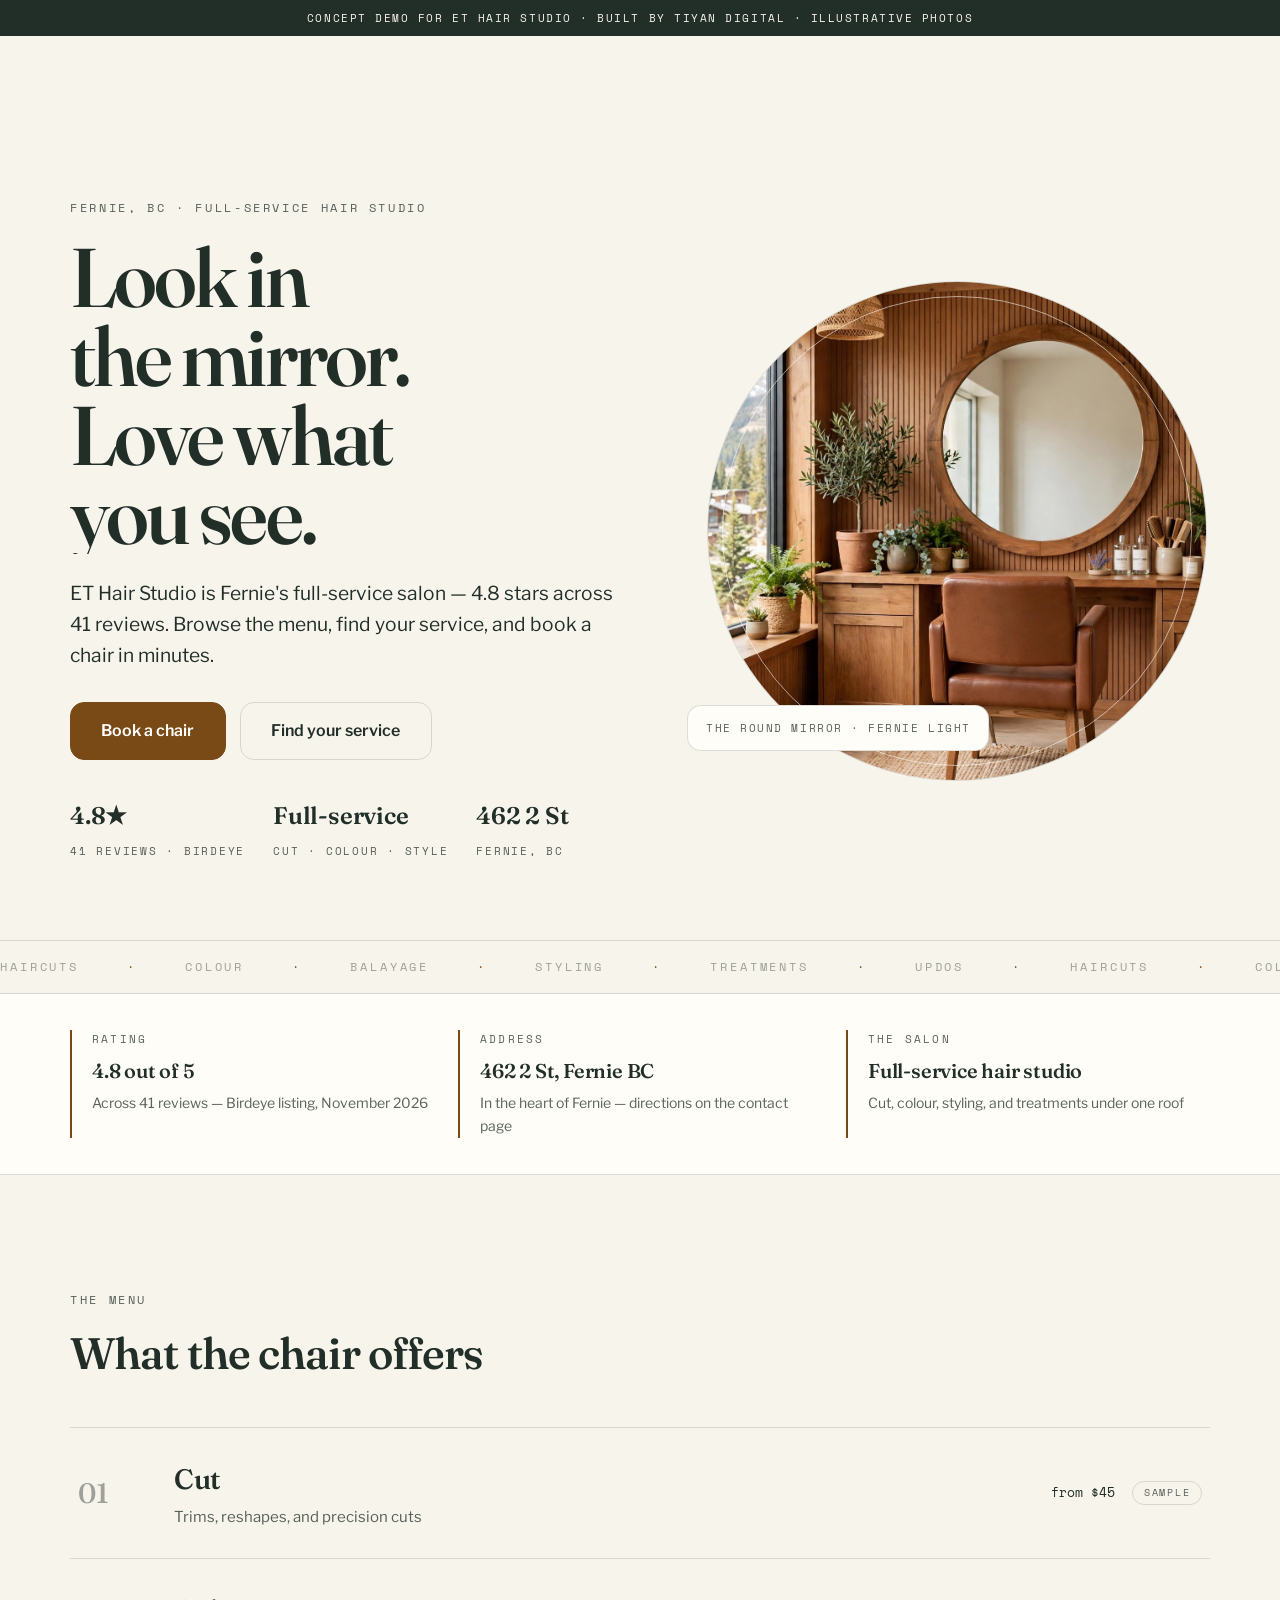
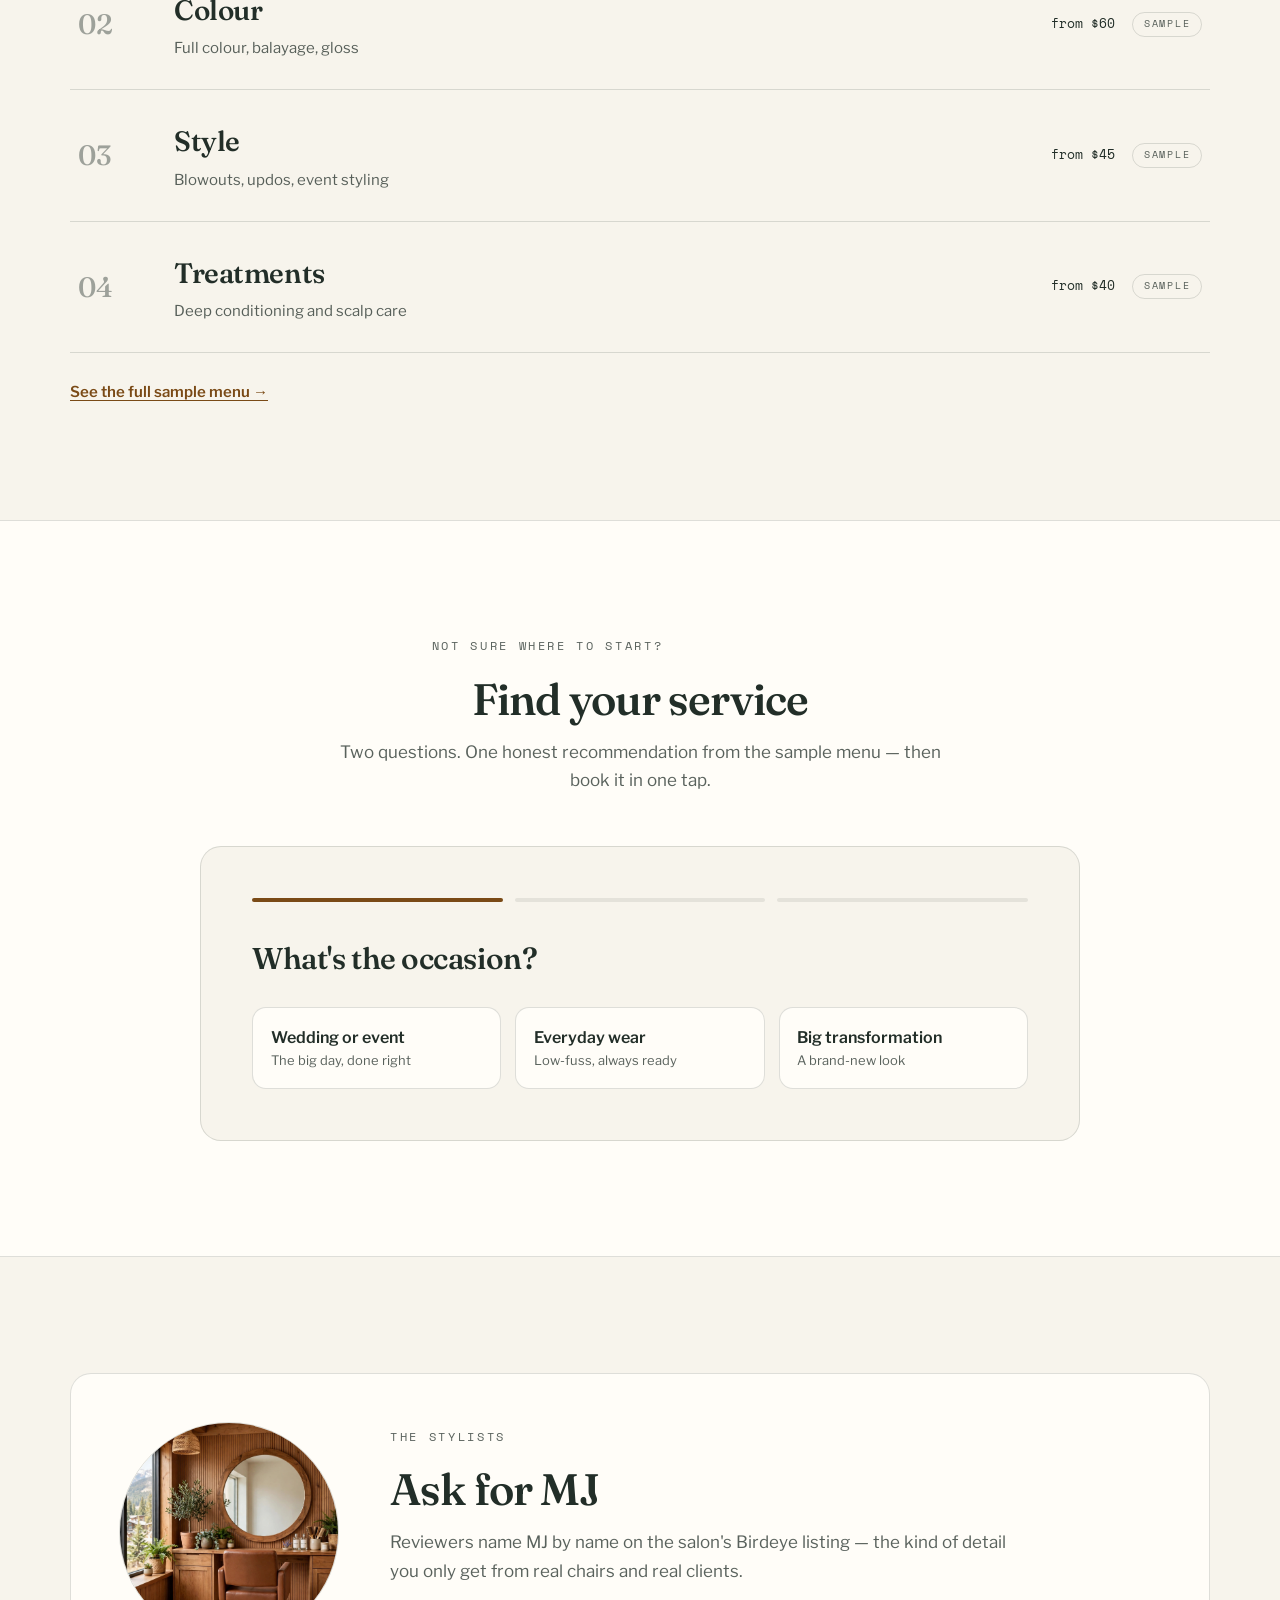
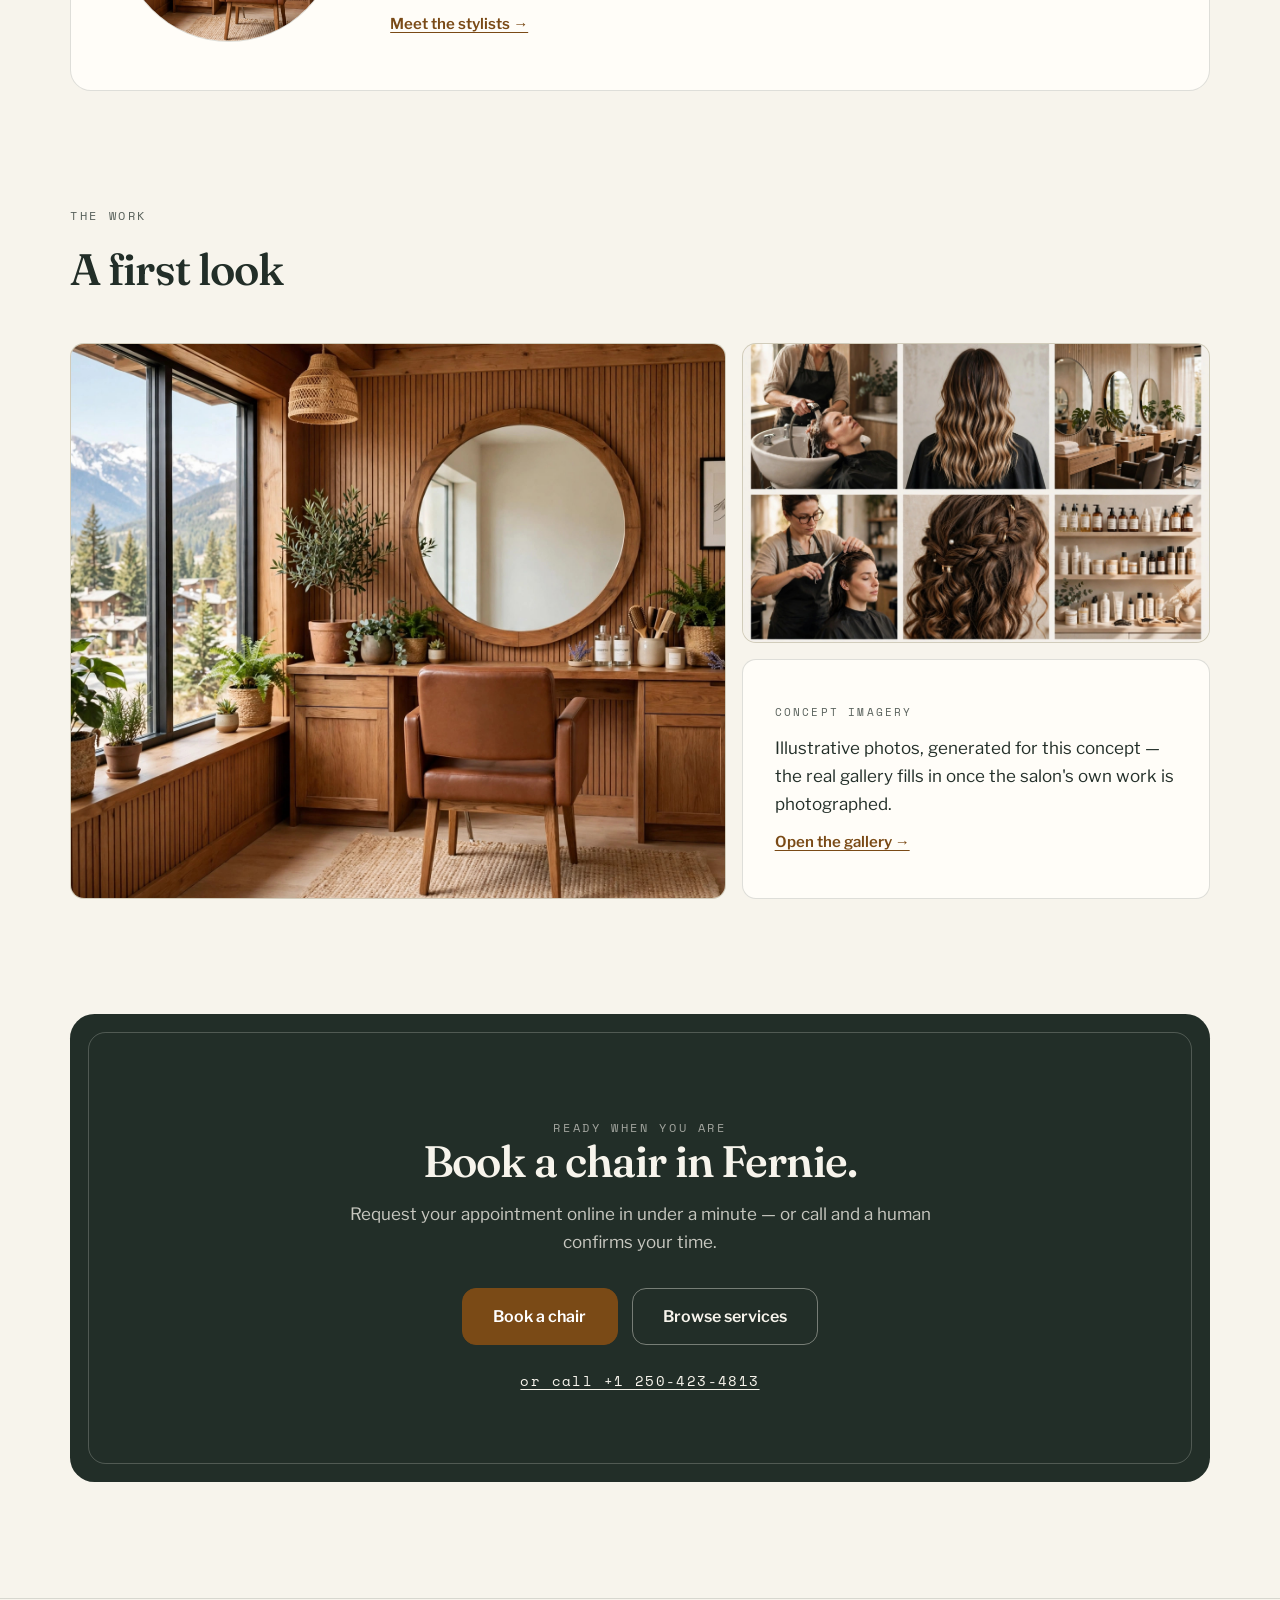
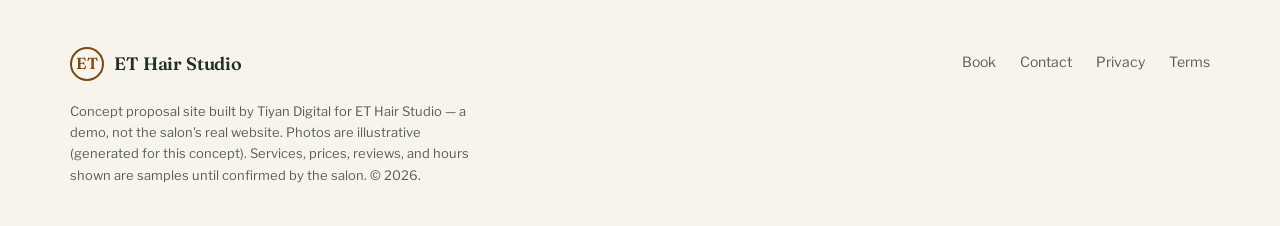
<file: index.html>
<!DOCTYPE html>
<html lang="en">
<head>
<meta charset="UTF-8">
<meta name="viewport" content="width=device-width, initial-scale=1">
<title>ET Hair Studio — Fernie's Full-Service Hair Salon</title>
<meta name="description" content="ET Hair Studio is a full-service hair salon at 462 2 St, Fernie BC — rated 4.8 stars across 41 reviews. Browse services, meet stylist MJ, and book a chair.">
<meta property="og:title" content="ET Hair Studio — Fernie's Full-Service Hair Salon">
<meta property="og:description" content="Rated 4.8 stars across 41 reviews. Browse services, meet the stylists, and book a chair in Fernie, BC.">
<meta property="og:type" content="website">
<meta property="og:url" content="https://et-hair-studio-proposal.vercel.app/">
<meta property="og:image" content="https://et-hair-studio-proposal.vercel.app/assets/hero-salon.jpg">
<meta name="twitter:card" content="summary_large_image">
<link rel="preconnect" href="https://fonts.googleapis.com">
<link rel="preconnect" href="https://fonts.gstatic.com" crossorigin>
<link href="https://fonts.googleapis.com/css2?family=Fraunces:ital,opsz,wght@0,9..144,560..600&family=Libre+Franklin:wght@400;500;600;700&family=Space+Mono:wght@400;700&display=swap" rel="stylesheet">
<link rel="stylesheet" href="style.css">
<script>document.documentElement.classList.add("js");</script>
<script src="site.js" defer></script>
</head>
<body>
<a class="skip-link" href="#main">Skip to content</a>
<div class="demo-strip">Concept demo for <span data-site-name>ET Hair Studio</span> · built by Tiyan Digital · illustrative photos</div>

<header class="site-header" data-entrance="nav">
  <div class="wrap nav-bar">
    <a class="brand" href="index.html" aria-label="ET Hair Studio — home">
      <span class="brand-mark" aria-hidden="true">ET</span>
      <span class="brand-name" data-site-name>ET Hair Studio</span>
    </a>
    <button class="nav-toggle" aria-expanded="false" aria-controls="site-nav">Menu</button>
    <nav aria-label="Primary">
      <ul class="nav-links" id="site-nav">
        <li><a href="services.html">Services</a></li>
        <li><a href="stylists.html">Stylists</a></li>
        <li><a href="gallery.html">Gallery</a></li>
        <li><a href="reviews.html">Reviews</a></li>
        <li><a href="contact.html">Contact</a></li>
        <li><a class="btn" href="booking.html">Book a chair</a></li>
      </ul>
    </nav>
  </div>
</header>

<main id="main">
  <!-- HERO: editorial split -->
  <section class="hero" aria-label="Introduction">
    <div class="wrap hero-grid">
      <div class="hero-copy">
        <p class="eyebrow" data-entrance="eyebrow">Fernie, BC · Full-service hair studio</p>
        <h1 data-entrance="h1" aria-label="Look in the mirror. Love what you see.">
          <span class="line" aria-hidden="true"><span>Look in the mirror.</span></span>
          <span class="line" aria-hidden="true"><span>Love what you see.</span></span>
        </h1>
        <p class="sub lede" data-entrance="sub"><span data-site-name>ET Hair Studio</span> is Fernie's full-service salon — 4.8 stars across 41 reviews. Browse the menu, find your service, and book a chair in minutes.</p>
        <div class="btn-row" data-entrance="cta">
          <a class="btn" href="booking.html">Book a chair</a>
          <a class="btn btn-ghost" href="#finder">Find your service</a>
        </div>
        <div class="hero-meta" data-entrance="cta">
          <div class="stat"><b>4.8★</b><span>41 reviews · Birdeye</span></div>
          <div class="stat"><b>Full-service</b><span>Cut · colour · style</span></div>
          <div class="stat"><b>462 2 St</b><span>Fernie, BC</span></div>
        </div>
      </div>
      <div class="hero-media" data-entrance="media">
        <div class="circle-frame">
          <img src="assets/hero-salon.jpg" alt="Warm salon interior with wooden stations and a large round mirror" fetchpriority="high">
        </div>
        <p class="media-chip">The round mirror · Fernie light</p>
      </div>
    </div>
  </section>

  <!-- Quiet marquee -->
  <div class="marquee" aria-hidden="true">
    <div class="marquee-track">
      <span>Haircuts</span><span class="dot">·</span><span>Colour</span><span class="dot">·</span><span>Balayage</span><span class="dot">·</span><span>Styling</span><span class="dot">·</span><span>Treatments</span><span class="dot">·</span><span>Updos</span><span class="dot">·</span>
      <span>Haircuts</span><span class="dot">·</span><span>Colour</span><span class="dot">·</span><span>Balayage</span><span class="dot">·</span><span>Styling</span><span class="dot">·</span><span>Treatments</span><span class="dot">·</span><span>Updos</span><span class="dot">·</span>
    </div>
  </div>

  <!-- Verified facts -->
  <section class="facts" aria-label="Verified facts">
    <div class="wrap facts-grid">
      <div class="fact reveal">
        <div class="k">Rating</div>
        <div class="v">4.8 out of 5</div>
        <div class="s">Across 41 reviews — Birdeye listing, November 2026</div>
      </div>
      <div class="fact reveal">
        <div class="k">Address</div>
        <div class="v">462 2 St, Fernie BC</div>
        <div class="s">In the heart of Fernie — directions on the contact page</div>
      </div>
      <div class="fact reveal">
        <div class="k">The salon</div>
        <div class="v">Full-service hair studio</div>
        <div class="s">Cut, colour, styling, and treatments under one roof</div>
      </div>
    </div>
  </section>

  <!-- Numbered service preview -->
  <section class="block" aria-label="Services preview">
    <div class="wrap">
      <div class="section-head reveal">
        <p class="eyebrow">The menu</p>
        <h2>What the chair offers</h2>
      </div>
      <div class="svc-list reveal">
        <a class="svc-row" href="services.html#cut">
          <span class="svc-idx" aria-hidden="true">01</span>
          <span><span class="svc-name">Cut</span><span class="svc-sub"><br>Trims, reshapes, and precision cuts</span></span>
          <span class="svc-price">from $45 <span class="tag-sample">sample</span></span>
        </a>
        <a class="svc-row" href="services.html#colour">
          <span class="svc-idx" aria-hidden="true">02</span>
          <span><span class="svc-name">Colour</span><span class="svc-sub"><br>Full colour, balayage, gloss</span></span>
          <span class="svc-price">from $60 <span class="tag-sample">sample</span></span>
        </a>
        <a class="svc-row" href="services.html#style">
          <span class="svc-idx" aria-hidden="true">03</span>
          <span><span class="svc-name">Style</span><span class="svc-sub"><br>Blowouts, updos, event styling</span></span>
          <span class="svc-price">from $45 <span class="tag-sample">sample</span></span>
        </a>
        <a class="svc-row" href="services.html#treatments">
          <span class="svc-idx" aria-hidden="true">04</span>
          <span><span class="svc-name">Treatments</span><span class="svc-sub"><br>Deep conditioning and scalp care</span></span>
          <span class="svc-price">from $40 <span class="tag-sample">sample</span></span>
        </a>
      </div>
      <p class="reveal" style="margin-top:1.5rem"><a class="link-more" href="services.html">See the full sample menu →</a></p>
    </div>
  </section>

  <!-- Signature: Find your service picker -->
  <section class="block finder" id="finder" aria-label="Find your service">
    <div class="wrap">
      <div class="section-head reveal" style="text-align:center; max-width:640px; margin-inline:auto;">
        <p class="eyebrow">Not sure where to start?</p>
        <h2>Find your service</h2>
        <p style="color:var(--muted)">Two questions. One honest recommendation from the sample menu — then book it in one tap.</p>
      </div>
      <div class="finder-card reveal">
        <div class="finder-steps" aria-hidden="true">
          <div class="finder-step"></div><div class="finder-step"></div><div class="finder-step"></div>
        </div>
        <p class="finder-q">What's the occasion?</p>
        <div class="finder-opts"></div>
        <button class="finder-back" type="button" hidden>Back</button>
        <noscript>
          <div class="finder-noscript">The interactive finder needs JavaScript. Meanwhile, the <a href="services.html">sample menu</a> has everything the finder would suggest.</div>
        </noscript>
      </div>
    </div>
  </section>

  <!-- Stylist teaser -->
  <section class="block" aria-label="Stylist">
    <div class="wrap">
      <div class="teaser-split reveal">
        <div class="teaser-photo">
          <img src="assets/hero-salon.jpg" alt="Illustrative salon interior — stylist portrait to come" loading="lazy">
        </div>
        <div>
          <p class="eyebrow">The stylists</p>
          <h2>Ask for MJ</h2>
          <p style="color:var(--muted); max-width:52ch;">Reviewers name MJ by name on the salon's Birdeye listing — the kind of detail you only get from real chairs and real clients.</p>
          <p style="margin-top:1.5rem"><a class="link-more" href="stylists.html">Meet the stylists →</a></p>
        </div>
      </div>
    </div>
  </section>

  <!-- Gallery bento preview -->
  <section class="block" aria-label="Gallery preview" style="padding-top:0">
    <div class="wrap">
      <div class="section-head reveal">
        <p class="eyebrow">The work</p>
        <h2>A first look</h2>
      </div>
      <div class="bento reveal">
        <div class="bento-cell bento-a"><img src="assets/hero-salon.jpg" alt="Salon interior with warm wood and round mirror" loading="lazy"></div>
        <div class="bento-cell bento-b"><img src="assets/gallery-collage.jpg" alt="Collage of salon work: colour, styling, and stations" loading="lazy"></div>
        <div class="bento-cell bento-note">
          <span class="k">Concept imagery</span>
          <p>Illustrative photos, generated for this concept — the real gallery fills in once the salon's own work is photographed.</p>
          <a class="link-more" href="gallery.html">Open the gallery →</a>
        </div>
      </div>
    </div>
  </section>

  <!-- Designed closing CTA -->
  <section class="block" aria-label="Book an appointment" style="padding-top:0">
    <div class="wrap">
      <div class="cta-band reveal">
        <p class="eyebrow">Ready when you are</p>
        <h2>Book a chair in Fernie.</h2>
        <p>Request your appointment online in under a minute — or call and a human confirms your time.</p>
        <div class="btn-row">
          <a class="btn" href="booking.html">Book a chair</a>
          <a class="btn btn-ghost" href="services.html">Browse services</a>
        </div>
        <a class="cta-tel" href="tel:+12504234813">or call +1 250-423-4813</a>
      </div>
    </div>
  </section>
</main>

<footer class="site-footer">
  <div class="wrap">
    <div class="footer-grid">
      <a class="brand" href="index.html" aria-label="ET Hair Studio — home">
        <span class="brand-mark" aria-hidden="true">ET</span>
        <span class="brand-name" data-site-name>ET Hair Studio</span>
      </a>
      <ul class="footer-legal">
        <li><a href="booking.html">Book</a></li>
        <li><a href="contact.html">Contact</a></li>
        <li><a href="privacy.html">Privacy</a></li>
        <li><a href="terms.html">Terms</a></li>
      </ul>
    </div>
    <p class="footer-note">Concept proposal site built by Tiyan Digital for <span data-site-name>ET Hair Studio</span> — a demo, not the salon's real website. Photos are illustrative (generated for this concept). Services, prices, reviews, and hours shown are samples until confirmed by the salon. © <span id="year">2026</span>.</p>
  </div>
</footer>
</body>
</html>
</file>
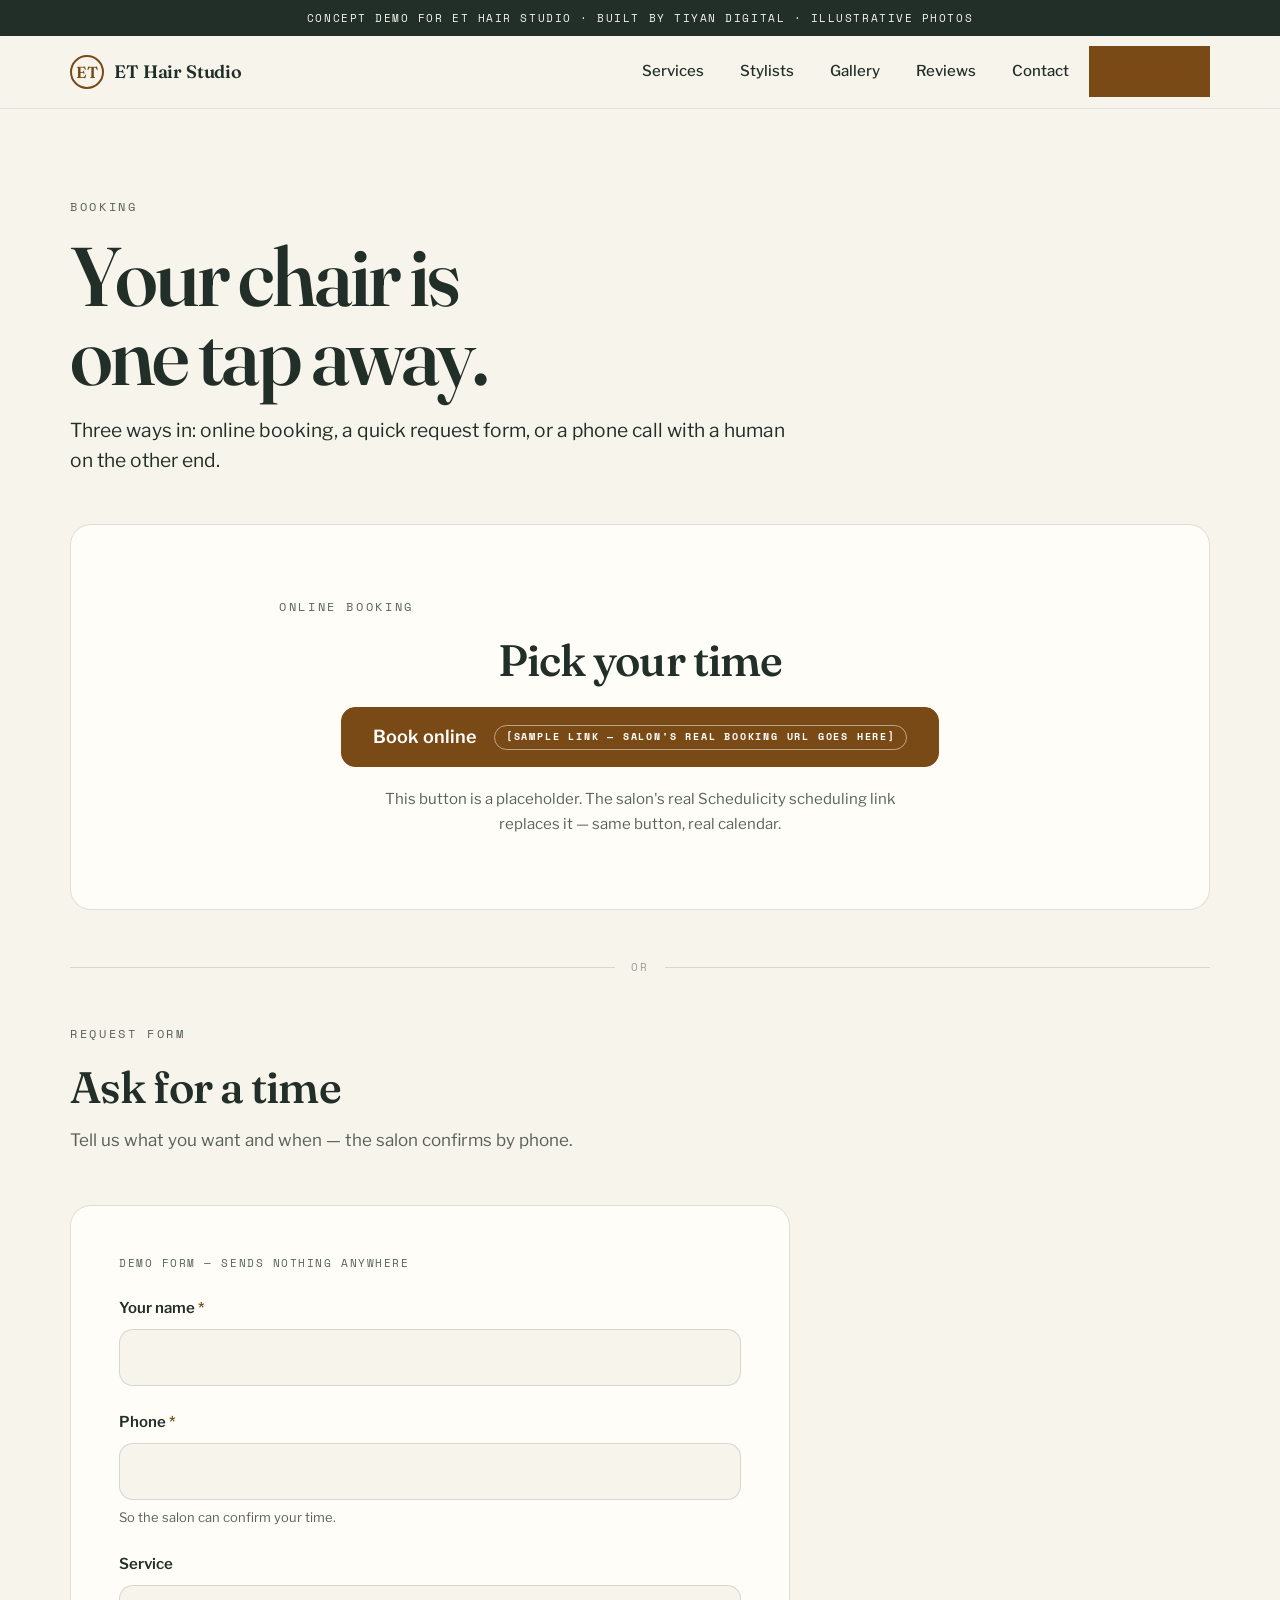
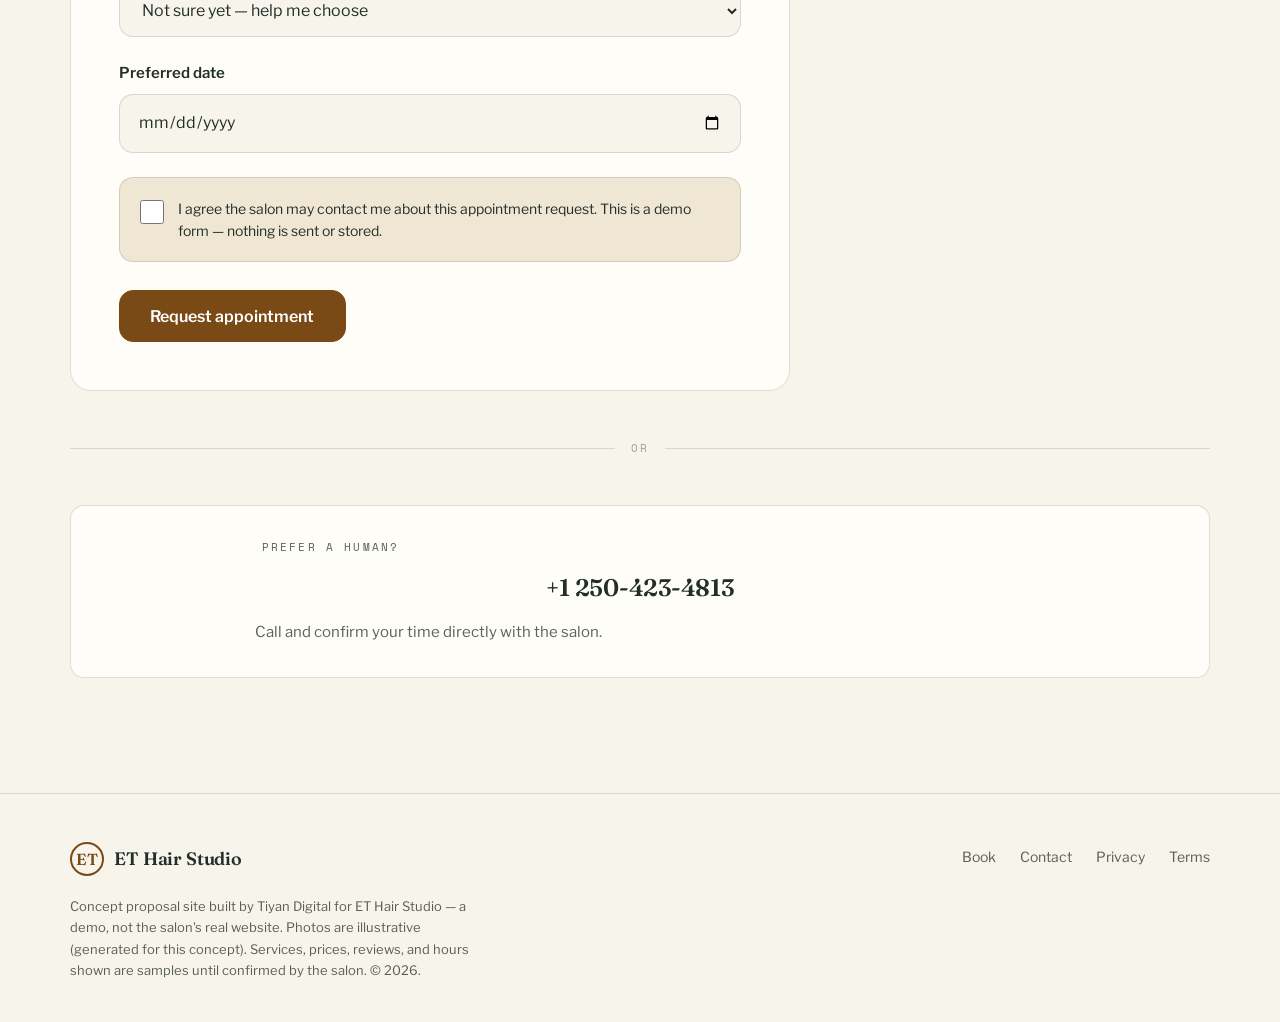
<file: booking.html>
<!DOCTYPE html>
<html lang="en">
<head>
<meta charset="UTF-8">
<meta name="viewport" content="width=device-width, initial-scale=1">
<title>Book a Chair — ET Hair Studio, Fernie BC</title>
<meta name="description" content="Book an appointment at ET Hair Studio, Fernie BC — online booking placeholder, appointment request form, or call +1 250-423-4813.">
<meta property="og:title" content="Book a Chair — ET Hair Studio">
<meta property="og:description" content="Request an appointment online, or call +1 250-423-4813.">
<meta property="og:type" content="website">
<meta property="og:url" content="https://et-hair-studio-proposal.vercel.app/booking.html">
<link rel="preconnect" href="https://fonts.googleapis.com">
<link rel="preconnect" href="https://fonts.gstatic.com" crossorigin>
<link href="https://fonts.googleapis.com/css2?family=Fraunces:ital,opsz,wght@0,9..144,560..600&family=Libre+Franklin:wght@400;500;600;700&family=Space+Mono:wght@400;700&display=swap" rel="stylesheet">
<link rel="stylesheet" href="style.css">
<script>document.documentElement.classList.add("js");</script>
<script src="site.js" defer></script>
</head>
<body>
<a class="skip-link" href="#main">Skip to content</a>
<div class="demo-strip">Concept demo for <span data-site-name>ET Hair Studio</span> · built by Tiyan Digital · illustrative photos</div>

<header class="site-header">
  <div class="wrap nav-bar">
    <a class="brand" href="index.html" aria-label="ET Hair Studio — home">
      <span class="brand-mark" aria-hidden="true">ET</span>
      <span class="brand-name" data-site-name>ET Hair Studio</span>
    </a>
    <button class="nav-toggle" aria-expanded="false" aria-controls="site-nav">Menu</button>
    <nav aria-label="Primary">
      <ul class="nav-links" id="site-nav">
        <li><a href="services.html">Services</a></li>
        <li><a href="stylists.html">Stylists</a></li>
        <li><a href="gallery.html">Gallery</a></li>
        <li><a href="reviews.html">Reviews</a></li>
        <li><a href="contact.html">Contact</a></li>
        <li><a class="btn" href="booking.html" aria-current="page">Book a chair</a></li>
      </ul>
    </nav>
  </div>
</header>

<main id="main">
  <section class="page-hero">
    <div class="wrap">
      <p class="eyebrow">Booking</p>
      <h1>Your chair is<br>one tap away.</h1>
      <p class="lede">Three ways in: online booking, a quick request form, or a phone call with a human on the other end.</p>
    </div>
  </section>

  <section class="block" style="padding-top:0">
    <div class="wrap">
      <div class="schedulicity-hero reveal">
        <p class="eyebrow">Online booking</p>
        <h2 style="margin-bottom:1.5rem">Pick your time</h2>
        <a class="btn" href="https://www.schedulicity.com/scheduling/[SCHEDULICITY-ID]">Book online <span class="tag-sample" style="color:var(--on-accent); border-color:rgba(255,255,255,.5)">[Sample link — salon's real booking URL goes here]</span></a>
        <p style="margin-top:1.25rem; color:var(--muted); font-size:.9375rem; max-width:52ch; margin-inline:auto;">This button is a placeholder. The salon's real Schedulicity scheduling link replaces it — same button, real calendar.</p>
      </div>

      <div class="or-divider" aria-hidden="true">or</div>

      <div class="section-head reveal">
        <p class="eyebrow">Request form</p>
        <h2>Ask for a time</h2>
        <p style="color:var(--muted)">Tell us what you want and when — the salon confirms by phone.</p>
      </div>

      <div class="reveal">
        <div class="form-card">
          <p class="form-demo">Demo form — sends nothing anywhere</p>
          <form data-demo-form novalidate>
            <div class="field">
              <label for="bk-name">Your name <span class="req" aria-hidden="true">*</span></label>
              <input id="bk-name" name="name" type="text" autocomplete="name" required data-validate>
              <p class="error-msg" role="alert"></p>
            </div>
            <div class="field">
              <label for="bk-phone">Phone <span class="req" aria-hidden="true">*</span></label>
              <input id="bk-phone" name="phone" type="tel" autocomplete="tel" required data-validate>
              <p class="hint">So the salon can confirm your time.</p>
              <p class="error-msg" role="alert"></p>
            </div>
            <div class="field">
              <label for="booking-service">Service</label>
              <select id="booking-service" name="service" data-validate>
                <option value="">Not sure yet — help me choose</option>
                <option>One-length trim</option>
                <option>Precision cut + style</option>
                <option>Face-framing reshape</option>
                <option>Kid's cut (under 12)</option>
                <option>Root touch-up</option>
                <option>Full colour</option>
                <option>Partial balayage</option>
                <option>Full balayage + reshape</option>
                <option>Gloss + toner refresh</option>
                <option>Signature blowout</option>
                <option>Event styling + trial</option>
                <option>Updo</option>
                <option>Braids + texture</option>
                <option>Deep conditioning ritual</option>
                <option>Scalp reset treatment</option>
                <option>Keratin smoothing</option>
              </select>
              <p class="hint" id="booking-prefill-note" hidden>Prefilled from your “Find your service” result — change it freely.</p>
              <p class="error-msg" role="alert"></p>
            </div>
            <div class="field">
              <label for="bk-date">Preferred date</label>
              <input id="bk-date" name="date" type="date" data-validate>
              <p class="error-msg" role="alert"></p>
            </div>
            <div class="consent">
              <input id="bk-consent" name="consent" type="checkbox" value="yes">
              <label for="bk-consent">I agree the salon may contact me about this appointment request. This is a demo form — nothing is sent or stored.</label>
            </div>
            <button class="btn" type="submit">Request appointment</button>
          </form>
          <div class="form-success" role="status">
            <b>Request noted — demo complete.</b>
            <p style="margin:0">In the live site, this request would go straight to the salon. Here, nothing was sent anywhere.</p>
          </div>
        </div>
      </div>

      <div class="or-divider" aria-hidden="true">or</div>

      <div class="info-card reveal" style="text-align:center">
        <p class="k">Prefer a human?</p>
        <a class="big-link" href="tel:+12504234813">+1 250-423-4813</a>
        <p style="color:var(--muted); font-size:.9375rem; margin-top:.75rem">Call and confirm your time directly with the salon.</p>
      </div>
    </div>
  </section>
</main>

<footer class="site-footer">
  <div class="wrap">
    <div class="footer-grid">
      <a class="brand" href="index.html" aria-label="ET Hair Studio — home">
        <span class="brand-mark" aria-hidden="true">ET</span>
        <span class="brand-name" data-site-name>ET Hair Studio</span>
      </a>
      <ul class="footer-legal">
        <li><a href="booking.html">Book</a></li>
        <li><a href="contact.html">Contact</a></li>
        <li><a href="privacy.html">Privacy</a></li>
        <li><a href="terms.html">Terms</a></li>
      </ul>
    </div>
    <p class="footer-note">Concept proposal site built by Tiyan Digital for <span data-site-name>ET Hair Studio</span> — a demo, not the salon's real website. Photos are illustrative (generated for this concept). Services, prices, reviews, and hours shown are samples until confirmed by the salon. © <span id="year">2026</span>.</p>
  </div>
</footer>
</body>
</html>
</file>
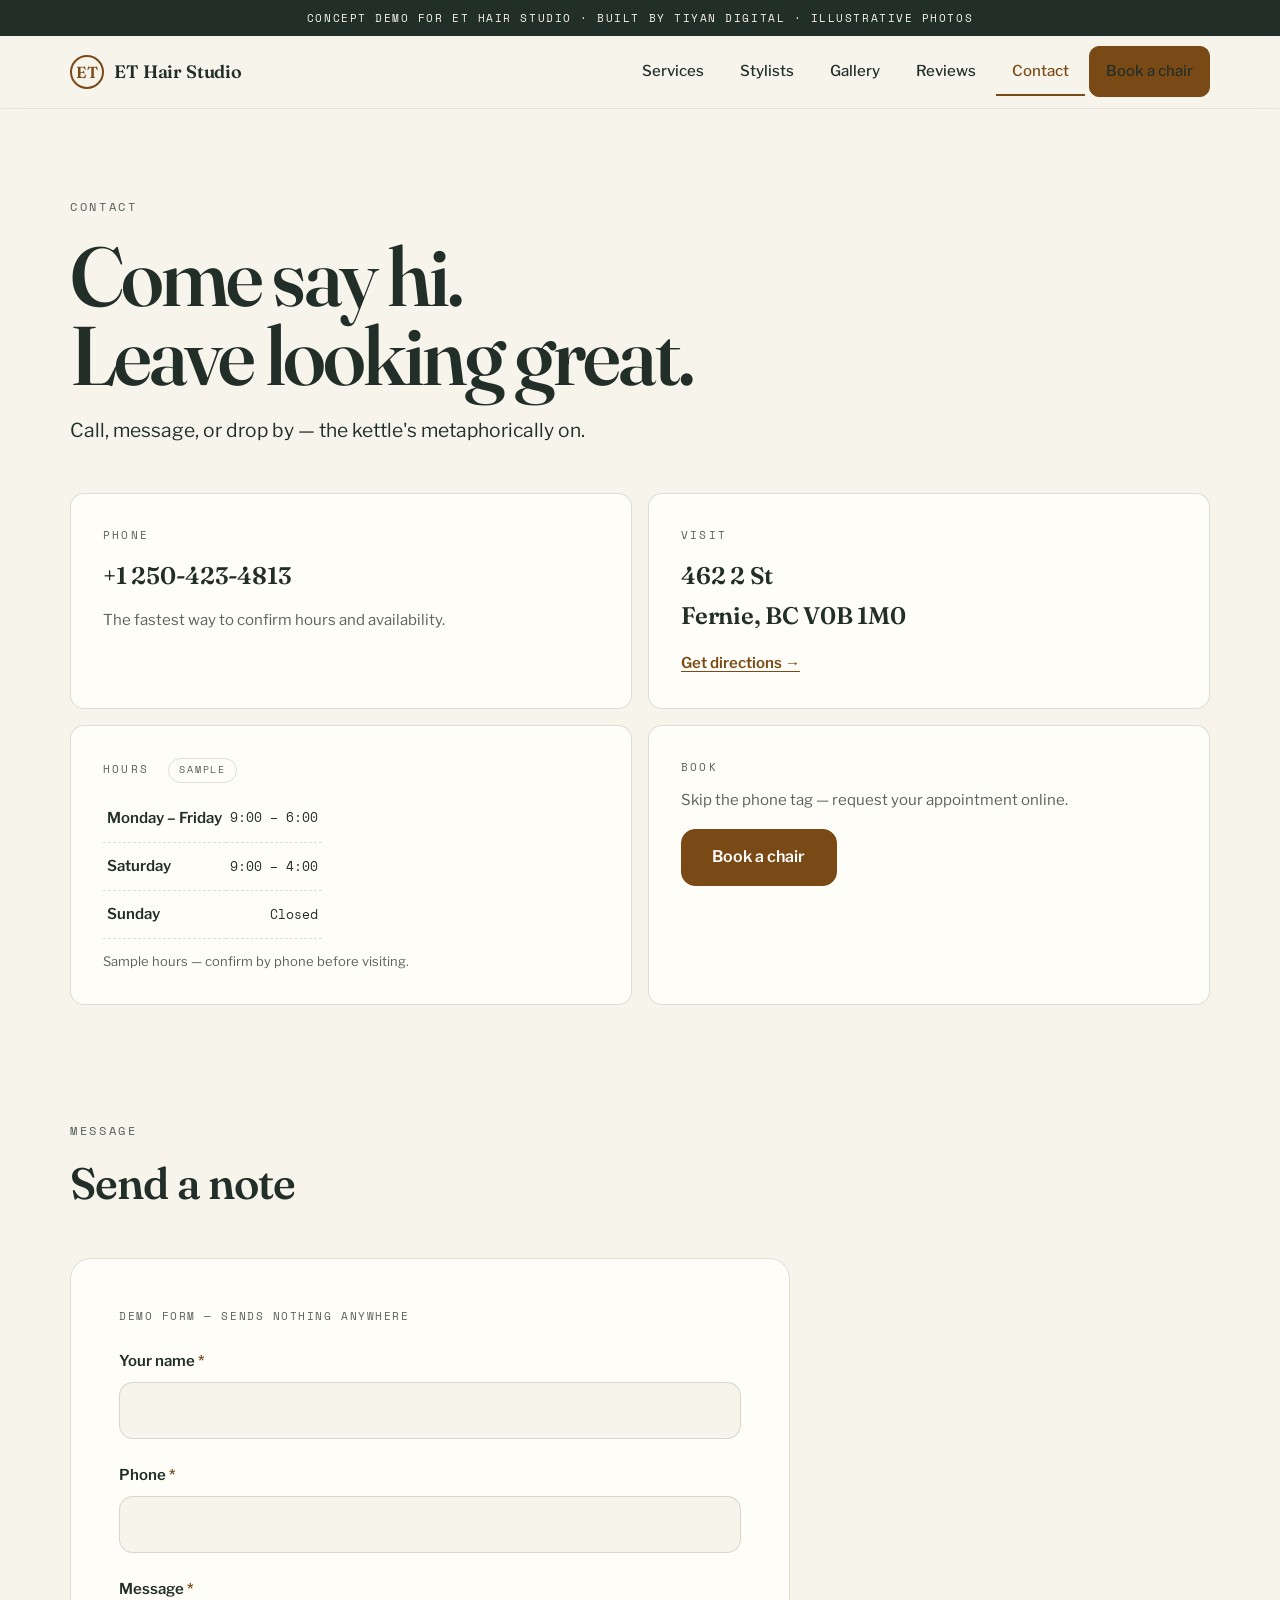
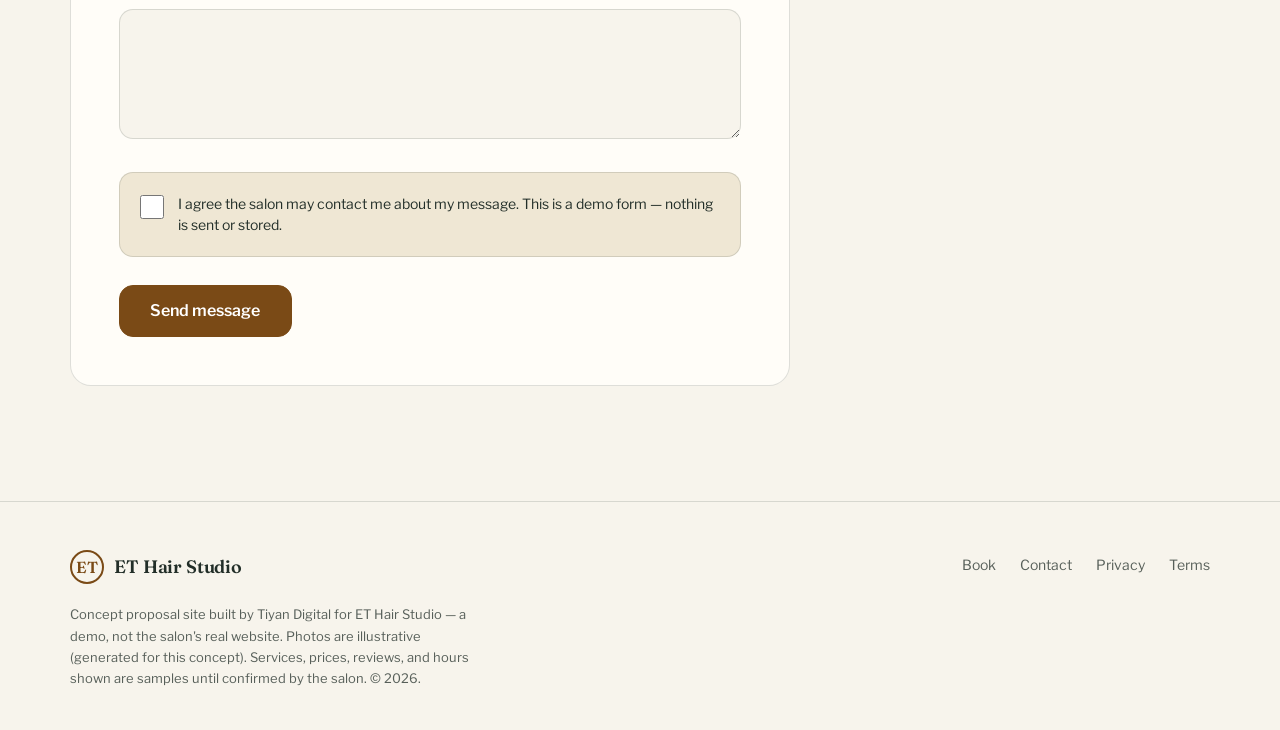
<file: contact.html>
<!DOCTYPE html>
<html lang="en">
<head>
<meta charset="UTF-8">
<meta name="viewport" content="width=device-width, initial-scale=1">
<title>Contact — ET Hair Studio, Fernie BC</title>
<meta name="description" content="Contact ET Hair Studio at 462 2 St, Fernie BC — call +1 250-423-4813 or send a message. Sample hours listed; confirm by phone.">
<meta property="og:title" content="Contact — ET Hair Studio">
<meta property="og:description" content="462 2 St, Fernie BC · +1 250-423-4813">
<meta property="og:type" content="website">
<meta property="og:url" content="https://et-hair-studio-proposal.vercel.app/contact.html">
<link rel="preconnect" href="https://fonts.googleapis.com">
<link rel="preconnect" href="https://fonts.gstatic.com" crossorigin>
<link href="https://fonts.googleapis.com/css2?family=Fraunces:ital,opsz,wght@0,9..144,560..600&family=Libre+Franklin:wght@400;500;600;700&family=Space+Mono:wght@400;700&display=swap" rel="stylesheet">
<link rel="stylesheet" href="style.css">
<script>document.documentElement.classList.add("js");</script>
<script src="site.js" defer></script>
</head>
<body>
<a class="skip-link" href="#main">Skip to content</a>
<div class="demo-strip">Concept demo for <span data-site-name>ET Hair Studio</span> · built by Tiyan Digital · illustrative photos</div>

<header class="site-header">
  <div class="wrap nav-bar">
    <a class="brand" href="index.html" aria-label="ET Hair Studio — home">
      <span class="brand-mark" aria-hidden="true">ET</span>
      <span class="brand-name" data-site-name>ET Hair Studio</span>
    </a>
    <button class="nav-toggle" aria-expanded="false" aria-controls="site-nav">Menu</button>
    <nav aria-label="Primary">
      <ul class="nav-links" id="site-nav">
        <li><a href="services.html">Services</a></li>
        <li><a href="stylists.html">Stylists</a></li>
        <li><a href="gallery.html">Gallery</a></li>
        <li><a href="reviews.html">Reviews</a></li>
        <li><a href="contact.html" aria-current="page">Contact</a></li>
        <li><a class="btn" href="booking.html">Book a chair</a></li>
      </ul>
    </nav>
  </div>
</header>

<main id="main">
  <section class="page-hero">
    <div class="wrap">
      <p class="eyebrow">Contact</p>
      <h1>Come say hi.<br>Leave looking great.</h1>
      <p class="lede">Call, message, or drop by — the kettle's metaphorically on.</p>
    </div>
  </section>

  <section class="block" style="padding-top:0">
    <div class="wrap">
      <div class="info-grid">
        <div class="info-card reveal">
          <p class="k">Phone</p>
          <a class="big-link" href="tel:+12504234813">+1 250-423-4813</a>
          <p style="color:var(--muted); font-size:.9375rem; margin-top:.75rem">The fastest way to confirm hours and availability.</p>
        </div>
        <div class="info-card reveal">
          <p class="k">Visit</p>
          <p style="font-family:var(--font-display); font-size:1.5rem; font-weight:600; letter-spacing:-.01em; margin-bottom:.75rem">462 2 St<br>Fernie, BC V0B 1M0</p>
          <a class="link-more" href="https://www.google.com/maps/search/?api=1&query=ET+Hair+Studio+462+2+St+Fernie+BC" target="_blank" rel="noopener">Get directions →</a>
        </div>
        <div class="info-card reveal">
          <p class="k">Hours <span class="tag-sample">sample</span></p>
          <table class="hours-table">
            <tbody>
              <tr><th scope="row">Monday – Friday</th><td>9:00 – 6:00</td></tr>
              <tr><th scope="row">Saturday</th><td>9:00 – 4:00</td></tr>
              <tr><th scope="row">Sunday</th><td>Closed</td></tr>
            </tbody>
          </table>
          <p style="color:var(--muted); font-size:.8125rem; margin-top:.75rem">Sample hours — confirm by phone before visiting.</p>
        </div>
        <div class="info-card reveal">
          <p class="k">Book</p>
          <p style="font-size:.9375rem; color:var(--muted); margin-bottom:1rem">Skip the phone tag — request your appointment online.</p>
          <a class="btn" href="booking.html">Book a chair</a>
        </div>
      </div>

      <div class="section-head reveal">
        <p class="eyebrow">Message</p>
        <h2>Send a note</h2>
      </div>
      <div class="reveal">
        <div class="form-card">
          <p class="form-demo">Demo form — sends nothing anywhere</p>
          <form data-demo-form novalidate>
            <div class="field">
              <label for="ct-name">Your name <span class="req" aria-hidden="true">*</span></label>
              <input id="ct-name" name="name" type="text" autocomplete="name" required data-validate>
              <p class="error-msg" role="alert"></p>
            </div>
            <div class="field">
              <label for="ct-phone">Phone <span class="req" aria-hidden="true">*</span></label>
              <input id="ct-phone" name="phone" type="tel" autocomplete="tel" required data-validate>
              <p class="error-msg" role="alert"></p>
            </div>
            <div class="field">
              <label for="ct-msg">Message <span class="req" aria-hidden="true">*</span></label>
              <textarea id="ct-msg" name="message" required data-validate></textarea>
              <p class="error-msg" role="alert"></p>
            </div>
            <div class="consent">
              <input id="ct-consent" name="consent" type="checkbox" value="yes">
              <label for="ct-consent">I agree the salon may contact me about my message. This is a demo form — nothing is sent or stored.</label>
            </div>
            <button class="btn" type="submit">Send message</button>
          </form>
          <div class="form-success" role="status">
            <b>Message noted — demo complete.</b>
            <p style="margin:0">In the live site, this would reach the salon. Here, nothing was sent anywhere.</p>
          </div>
        </div>
      </div>
    </div>
  </section>
</main>

<footer class="site-footer">
  <div class="wrap">
    <div class="footer-grid">
      <a class="brand" href="index.html" aria-label="ET Hair Studio — home">
        <span class="brand-mark" aria-hidden="true">ET</span>
        <span class="brand-name" data-site-name>ET Hair Studio</span>
      </a>
      <ul class="footer-legal">
        <li><a href="booking.html">Book</a></li>
        <li><a href="contact.html">Contact</a></li>
        <li><a href="privacy.html">Privacy</a></li>
        <li><a href="terms.html">Terms</a></li>
      </ul>
    </div>
    <p class="footer-note">Concept proposal site built by Tiyan Digital for <span data-site-name>ET Hair Studio</span> — a demo, not the salon's real website. Photos are illustrative (generated for this concept). Services, prices, reviews, and hours shown are samples until confirmed by the salon. © <span id="year">2026</span>.</p>
  </div>
</footer>
</body>
</html>
</file>
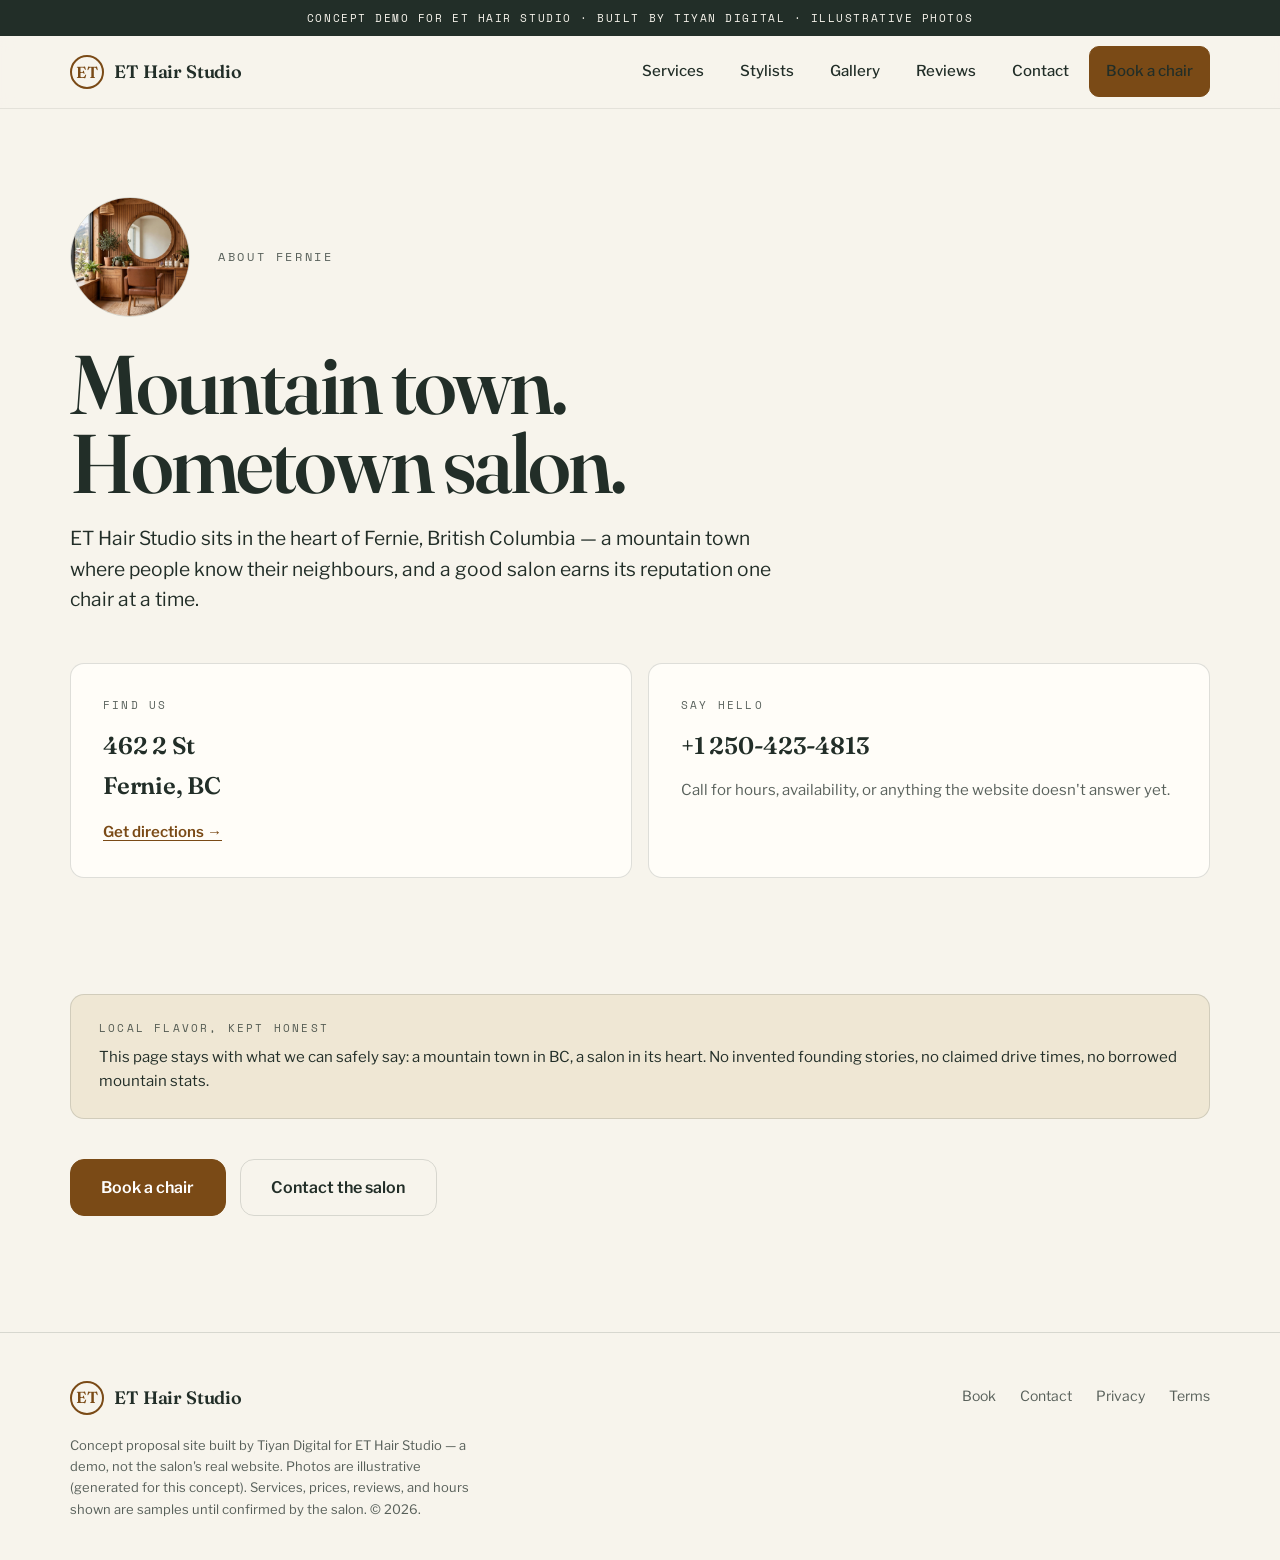
<file: fernie.html>
<!DOCTYPE html>
<html lang="en">
<head>
<meta charset="UTF-8">
<meta name="viewport" content="width=device-width, initial-scale=1">
<title>About Fernie — ET Hair Studio</title>
<meta name="description" content="ET Hair Studio sits at 462 2 St in the heart of Fernie, BC — a mountain town salon for locals and visitors alike.">
<meta property="og:title" content="About Fernie — ET Hair Studio">
<meta property="og:description" content="A mountain-town salon in the heart of Fernie, BC.">
<meta property="og:type" content="website">
<meta property="og:url" content="https://et-hair-studio-proposal.vercel.app/fernie.html">
<link rel="preconnect" href="https://fonts.googleapis.com">
<link rel="preconnect" href="https://fonts.gstatic.com" crossorigin>
<link href="https://fonts.googleapis.com/css2?family=Fraunces:ital,opsz,wght@0,9..144,560..600&family=Libre+Franklin:wght@400;500;600;700&family=Space+Mono:wght@400;700&display=swap" rel="stylesheet">
<link rel="stylesheet" href="style.css">
<script>document.documentElement.classList.add("js");</script>
<script src="site.js" defer></script>
</head>
<body>
<a class="skip-link" href="#main">Skip to content</a>
<div class="demo-strip">Concept demo for <span data-site-name>ET Hair Studio</span> · built by Tiyan Digital · illustrative photos</div>

<header class="site-header">
  <div class="wrap nav-bar">
    <a class="brand" href="index.html" aria-label="ET Hair Studio — home">
      <span class="brand-mark" aria-hidden="true">ET</span>
      <span class="brand-name" data-site-name>ET Hair Studio</span>
    </a>
    <button class="nav-toggle" aria-expanded="false" aria-controls="site-nav">Menu</button>
    <nav aria-label="Primary">
      <ul class="nav-links" id="site-nav">
        <li><a href="services.html">Services</a></li>
        <li><a href="stylists.html">Stylists</a></li>
        <li><a href="gallery.html">Gallery</a></li>
        <li><a href="reviews.html">Reviews</a></li>
        <li><a href="contact.html">Contact</a></li>
        <li><a class="btn" href="booking.html">Book a chair</a></li>
      </ul>
    </nav>
  </div>
</header>

<main id="main">
  <section class="page-hero">
    <div class="wrap">
      <div class="page-hero-top">
        <div class="circle-chip"><img src="assets/hero-salon.jpg" alt="Warm salon interior with round mirror" loading="lazy"></div>
        <p class="eyebrow" style="margin:0">About Fernie</p>
      </div>
      <h1>Mountain town.<br>Hometown salon.</h1>
      <p class="lede"><span data-site-name>ET Hair Studio</span> sits in the heart of Fernie, British Columbia — a mountain town where people know their neighbours, and a good salon earns its reputation one chair at a time.</p>
    </div>
  </section>

  <section class="block" style="padding-top:0">
    <div class="wrap">
      <div class="info-grid">
        <div class="info-card reveal">
          <p class="k">Find us</p>
          <p style="font-family:var(--font-display); font-size:1.5rem; font-weight:600; letter-spacing:-.01em; margin-bottom:.75rem">462 2 St<br>Fernie, BC</p>
          <a class="link-more" href="https://www.google.com/maps/search/?api=1&query=ET+Hair+Studio+462+2+St+Fernie+BC" target="_blank" rel="noopener">Get directions →</a>
        </div>
        <div class="info-card reveal">
          <p class="k">Say hello</p>
          <a class="big-link" href="tel:+12504234813">+1 250-423-4813</a>
          <p style="color:var(--muted); font-size:.9375rem; margin-top:.75rem">Call for hours, availability, or anything the website doesn't answer yet.</p>
        </div>
      </div>

      <div class="honest-note reveal">
        <span class="k">Local flavor, kept honest</span>
        This page stays with what we can safely say: a mountain town in BC, a salon in its heart. No invented founding stories, no claimed drive times, no borrowed mountain stats.
      </div>

      <div class="btn-row reveal">
        <a class="btn" href="booking.html">Book a chair</a>
        <a class="btn btn-ghost" href="contact.html">Contact the salon</a>
      </div>
    </div>
  </section>
</main>

<footer class="site-footer">
  <div class="wrap">
    <div class="footer-grid">
      <a class="brand" href="index.html" aria-label="ET Hair Studio — home">
        <span class="brand-mark" aria-hidden="true">ET</span>
        <span class="brand-name" data-site-name>ET Hair Studio</span>
      </a>
      <ul class="footer-legal">
        <li><a href="booking.html">Book</a></li>
        <li><a href="contact.html">Contact</a></li>
        <li><a href="privacy.html">Privacy</a></li>
        <li><a href="terms.html">Terms</a></li>
      </ul>
    </div>
    <p class="footer-note">Concept proposal site built by Tiyan Digital for <span data-site-name>ET Hair Studio</span> — a demo, not the salon's real website. Photos are illustrative (generated for this concept). Services, prices, reviews, and hours shown are samples until confirmed by the salon. © <span id="year">2026</span>.</p>
  </div>
</footer>
</body>
</html>
</file>
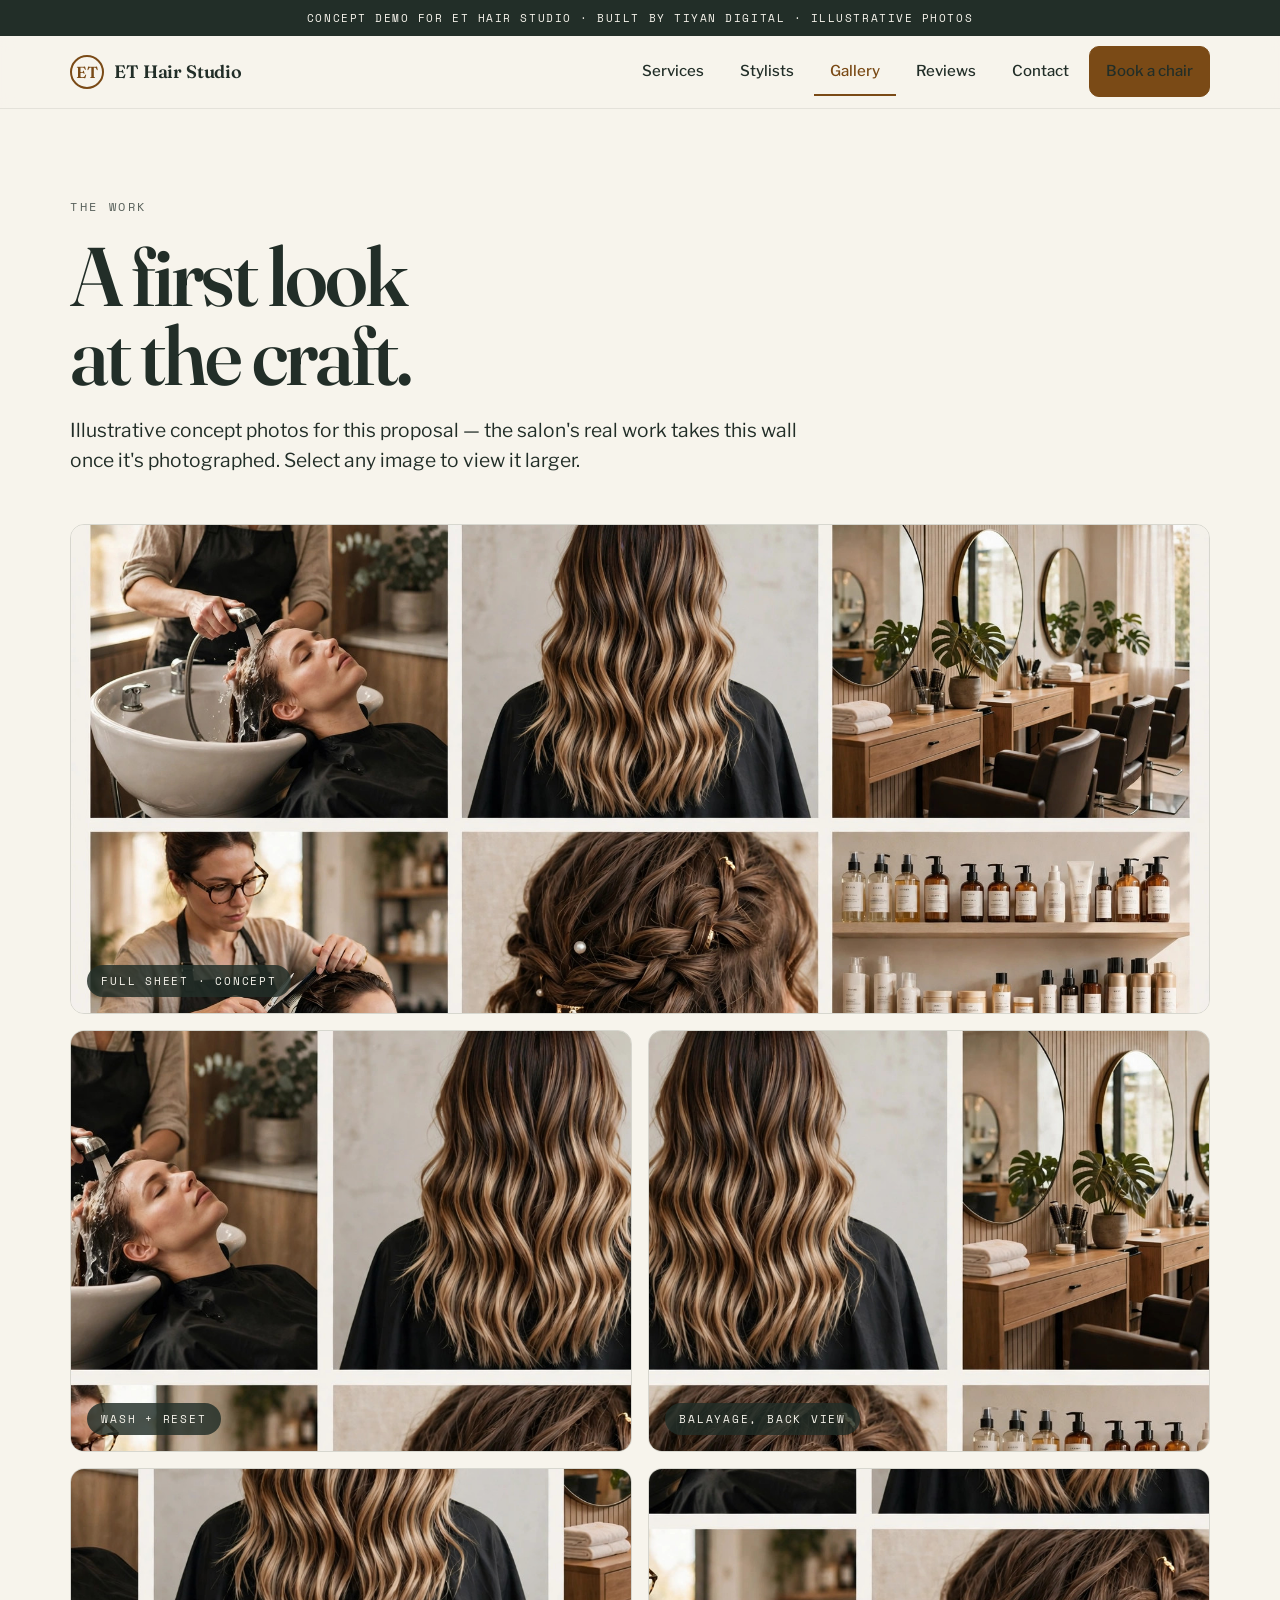
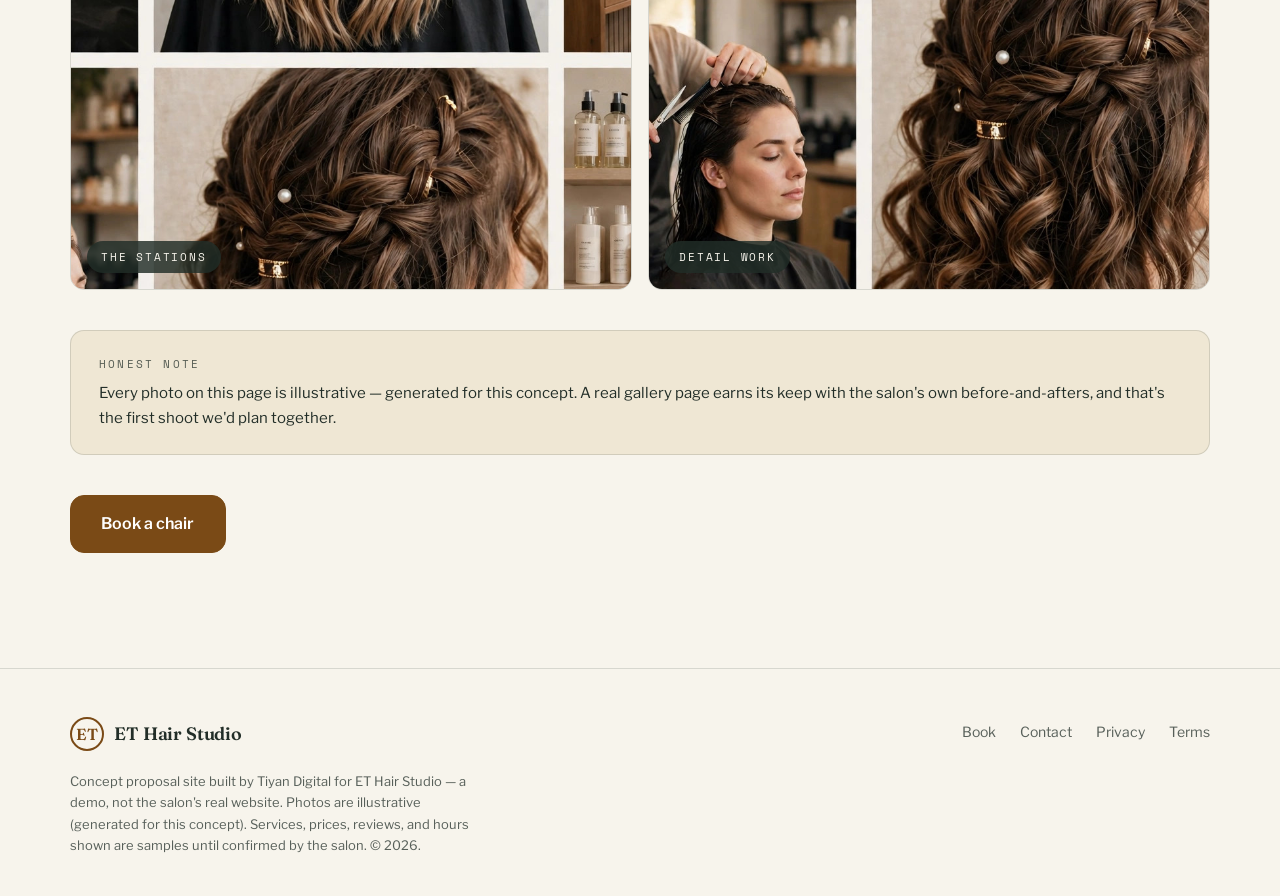
<file: gallery.html>
<!DOCTYPE html>
<html lang="en">
<head>
<meta charset="UTF-8">
<meta name="viewport" content="width=device-width, initial-scale=1">
<title>Gallery — ET Hair Studio, Fernie BC</title>
<meta name="description" content="Concept gallery for ET Hair Studio, Fernie BC — illustrative photos showing the kind of work a real gallery page would feature.">
<meta property="og:title" content="Gallery — ET Hair Studio">
<meta property="og:description" content="A first look at the work — concept imagery for the proposal.">
<meta property="og:type" content="website">
<meta property="og:url" content="https://et-hair-studio-proposal.vercel.app/gallery.html">
<link rel="preconnect" href="https://fonts.googleapis.com">
<link rel="preconnect" href="https://fonts.gstatic.com" crossorigin>
<link href="https://fonts.googleapis.com/css2?family=Fraunces:ital,opsz,wght@0,9..144,560..600&family=Libre+Franklin:wght@400;500;600;700&family=Space+Mono:wght@400;700&display=swap" rel="stylesheet">
<link rel="stylesheet" href="style.css">
<script>document.documentElement.classList.add("js");</script>
<script src="site.js" defer></script>
</head>
<body>
<a class="skip-link" href="#main">Skip to content</a>
<div class="demo-strip">Concept demo for <span data-site-name>ET Hair Studio</span> · built by Tiyan Digital · illustrative photos</div>

<header class="site-header">
  <div class="wrap nav-bar">
    <a class="brand" href="index.html" aria-label="ET Hair Studio — home">
      <span class="brand-mark" aria-hidden="true">ET</span>
      <span class="brand-name" data-site-name>ET Hair Studio</span>
    </a>
    <button class="nav-toggle" aria-expanded="false" aria-controls="site-nav">Menu</button>
    <nav aria-label="Primary">
      <ul class="nav-links" id="site-nav">
        <li><a href="services.html">Services</a></li>
        <li><a href="stylists.html">Stylists</a></li>
        <li><a href="gallery.html" aria-current="page">Gallery</a></li>
        <li><a href="reviews.html">Reviews</a></li>
        <li><a href="contact.html">Contact</a></li>
        <li><a class="btn" href="booking.html">Book a chair</a></li>
      </ul>
    </nav>
  </div>
</header>

<main id="main">
  <section class="page-hero">
    <div class="wrap">
      <p class="eyebrow">The work</p>
      <h1>A first look<br>at the craft.</h1>
      <p class="lede">Illustrative concept photos for this proposal — the salon's real work takes this wall once it's photographed. Select any image to view it larger.</p>
    </div>
  </section>

  <section class="block" style="padding-top:0">
    <div class="wrap">
      <div class="gal-grid reveal">
        <button class="gal-item wide" data-lightbox data-caption="The full contact sheet — concept" aria-label="View larger: full contact sheet">
          <img src="assets/gallery-collage.jpg" alt="Contact sheet of salon work: shampoo bowl, balayage, stations, cutting, braid detail, retail shelf" loading="lazy">
          <span class="gal-cap">Full sheet · concept</span>
        </button>
        <button class="gal-item crop crop-a" data-lightbox data-caption="Wash + reset — concept" aria-label="View larger: wash and reset">
          <img src="assets/gallery-collage.jpg" alt="Illustrative close crop of the salon contact sheet" loading="lazy">
          <span class="gal-cap">Wash + reset</span>
        </button>
        <button class="gal-item crop crop-b" data-lightbox data-caption="Balayage, back view — concept" aria-label="View larger: balayage back view">
          <img src="assets/gallery-collage.jpg" alt="Illustrative close crop of the salon contact sheet" loading="lazy">
          <span class="gal-cap">Balayage, back view</span>
        </button>
        <button class="gal-item crop crop-c" data-lightbox data-caption="The stations — concept" aria-label="View larger: the stations">
          <img src="assets/gallery-collage.jpg" alt="Illustrative close crop of the salon contact sheet" loading="lazy">
          <span class="gal-cap">The stations</span>
        </button>
        <button class="gal-item crop crop-d" data-lightbox data-caption="Detail work — concept" aria-label="View larger: detail work">
          <img src="assets/gallery-collage.jpg" alt="Illustrative close crop of the salon contact sheet" loading="lazy">
          <span class="gal-cap">Detail work</span>
        </button>
      </div>

      <div class="honest-note reveal" style="margin-top:2.5rem">
        <span class="k">Honest note</span>
        Every photo on this page is illustrative — generated for this concept. A real gallery page earns its keep with the salon's own before-and-afters, and that's the first shoot we'd plan together.
      </div>

      <div class="btn-row reveal">
        <a class="btn" href="booking.html">Book a chair</a>
      </div>
    </div>
  </section>
</main>

<div class="lightbox" id="lightbox" hidden role="dialog" aria-modal="true" aria-label="Image viewer">
  <button class="lightbox-close" aria-label="Close viewer">✕</button>
  <figure style="margin:0">
    <img src="assets/gallery-collage.jpg" alt="Enlarged salon photo">
    <figcaption class="lb-cap"></figcaption>
  </figure>
</div>

<footer class="site-footer">
  <div class="wrap">
    <div class="footer-grid">
      <a class="brand" href="index.html" aria-label="ET Hair Studio — home">
        <span class="brand-mark" aria-hidden="true">ET</span>
        <span class="brand-name" data-site-name>ET Hair Studio</span>
      </a>
      <ul class="footer-legal">
        <li><a href="booking.html">Book</a></li>
        <li><a href="contact.html">Contact</a></li>
        <li><a href="privacy.html">Privacy</a></li>
        <li><a href="terms.html">Terms</a></li>
      </ul>
    </div>
    <p class="footer-note">Concept proposal site built by Tiyan Digital for <span data-site-name>ET Hair Studio</span> — a demo, not the salon's real website. Photos are illustrative (generated for this concept). Services, prices, reviews, and hours shown are samples until confirmed by the salon. © <span id="year">2026</span>.</p>
  </div>
</footer>
</body>
</html>
</file>
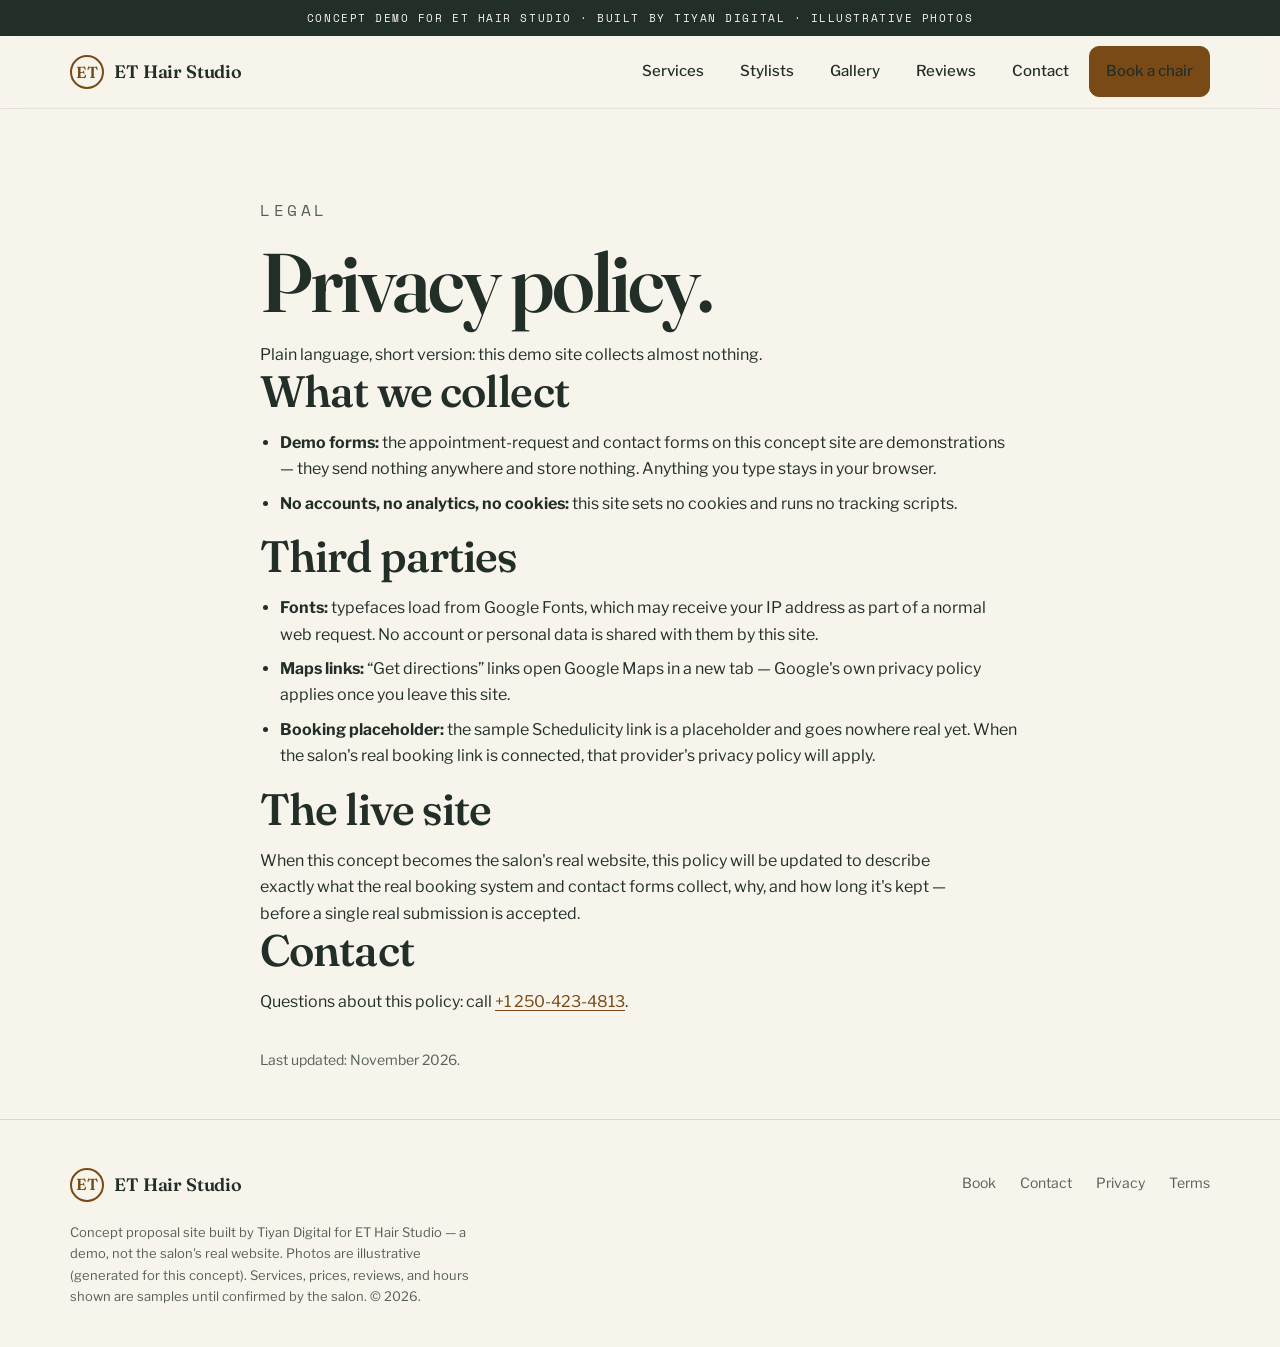
<file: privacy.html>
<!DOCTYPE html>
<html lang="en">
<head>
<meta charset="UTF-8">
<meta name="viewport" content="width=device-width, initial-scale=1">
<title>Privacy Policy — ET Hair Studio</title>
<meta name="description" content="Privacy policy for the ET Hair Studio concept proposal site: what is collected (almost nothing) and why.">
<meta property="og:title" content="Privacy Policy — ET Hair Studio">
<meta property="og:type" content="website">
<meta property="og:url" content="https://et-hair-studio-proposal.vercel.app/privacy.html">
<link rel="preconnect" href="https://fonts.googleapis.com">
<link rel="preconnect" href="https://fonts.gstatic.com" crossorigin>
<link href="https://fonts.googleapis.com/css2?family=Fraunces:ital,opsz,wght@0,9..144,560..600&family=Libre+Franklin:wght@400;500;600;700&family=Space+Mono:wght@400;700&display=swap" rel="stylesheet">
<link rel="stylesheet" href="style.css">
<script>document.documentElement.classList.add("js");</script>
<script src="site.js" defer></script>
</head>
<body>
<a class="skip-link" href="#main">Skip to content</a>
<div class="demo-strip">Concept demo for <span data-site-name>ET Hair Studio</span> · built by Tiyan Digital · illustrative photos</div>

<header class="site-header">
  <div class="wrap nav-bar">
    <a class="brand" href="index.html" aria-label="ET Hair Studio — home">
      <span class="brand-mark" aria-hidden="true">ET</span>
      <span class="brand-name" data-site-name>ET Hair Studio</span>
    </a>
    <button class="nav-toggle" aria-expanded="false" aria-controls="site-nav">Menu</button>
    <nav aria-label="Primary">
      <ul class="nav-links" id="site-nav">
        <li><a href="services.html">Services</a></li>
        <li><a href="stylists.html">Stylists</a></li>
        <li><a href="gallery.html">Gallery</a></li>
        <li><a href="reviews.html">Reviews</a></li>
        <li><a href="contact.html">Contact</a></li>
        <li><a class="btn" href="booking.html">Book a chair</a></li>
      </ul>
    </nav>
  </div>
</header>

<main id="main">
  <section class="page-hero">
    <div class="wrap legal">
      <p class="eyebrow">Legal</p>
      <h1>Privacy policy.</h1>
      <p class="lede">Plain language, short version: this demo site collects almost nothing.</p>

      <h2>What we collect</h2>
      <ul>
        <li><strong>Demo forms:</strong> the appointment-request and contact forms on this concept site are demonstrations — they send nothing anywhere and store nothing. Anything you type stays in your browser.</li>
        <li><strong>No accounts, no analytics, no cookies:</strong> this site sets no cookies and runs no tracking scripts.</li>
      </ul>

      <h2>Third parties</h2>
      <ul>
        <li><strong>Fonts:</strong> typefaces load from Google Fonts, which may receive your IP address as part of a normal web request. No account or personal data is shared with them by this site.</li>
        <li><strong>Maps links:</strong> “Get directions” links open Google Maps in a new tab — Google's own privacy policy applies once you leave this site.</li>
        <li><strong>Booking placeholder:</strong> the sample Schedulicity link is a placeholder and goes nowhere real yet. When the salon's real booking link is connected, that provider's privacy policy will apply.</li>
      </ul>

      <h2>The live site</h2>
      <p>When this concept becomes the salon's real website, this policy will be updated to describe exactly what the real booking system and contact forms collect, why, and how long it's kept — before a single real submission is accepted.</p>

      <h2>Contact</h2>
      <p>Questions about this policy: call <a href="tel:+12504234813">+1 250-423-4813</a>.</p>
      <p style="color:var(--muted); font-size:.875rem; margin-top:2rem">Last updated: November 2026.</p>
    </div>
  </section>
</main>

<footer class="site-footer">
  <div class="wrap">
    <div class="footer-grid">
      <a class="brand" href="index.html" aria-label="ET Hair Studio — home">
        <span class="brand-mark" aria-hidden="true">ET</span>
        <span class="brand-name" data-site-name>ET Hair Studio</span>
      </a>
      <ul class="footer-legal">
        <li><a href="booking.html">Book</a></li>
        <li><a href="contact.html">Contact</a></li>
        <li><a href="privacy.html">Privacy</a></li>
        <li><a href="terms.html">Terms</a></li>
      </ul>
    </div>
    <p class="footer-note">Concept proposal site built by Tiyan Digital for <span data-site-name>ET Hair Studio</span> — a demo, not the salon's real website. Photos are illustrative (generated for this concept). Services, prices, reviews, and hours shown are samples until confirmed by the salon. © <span id="year">2026</span>.</p>
  </div>
</footer>
</body>
</html>
</file>
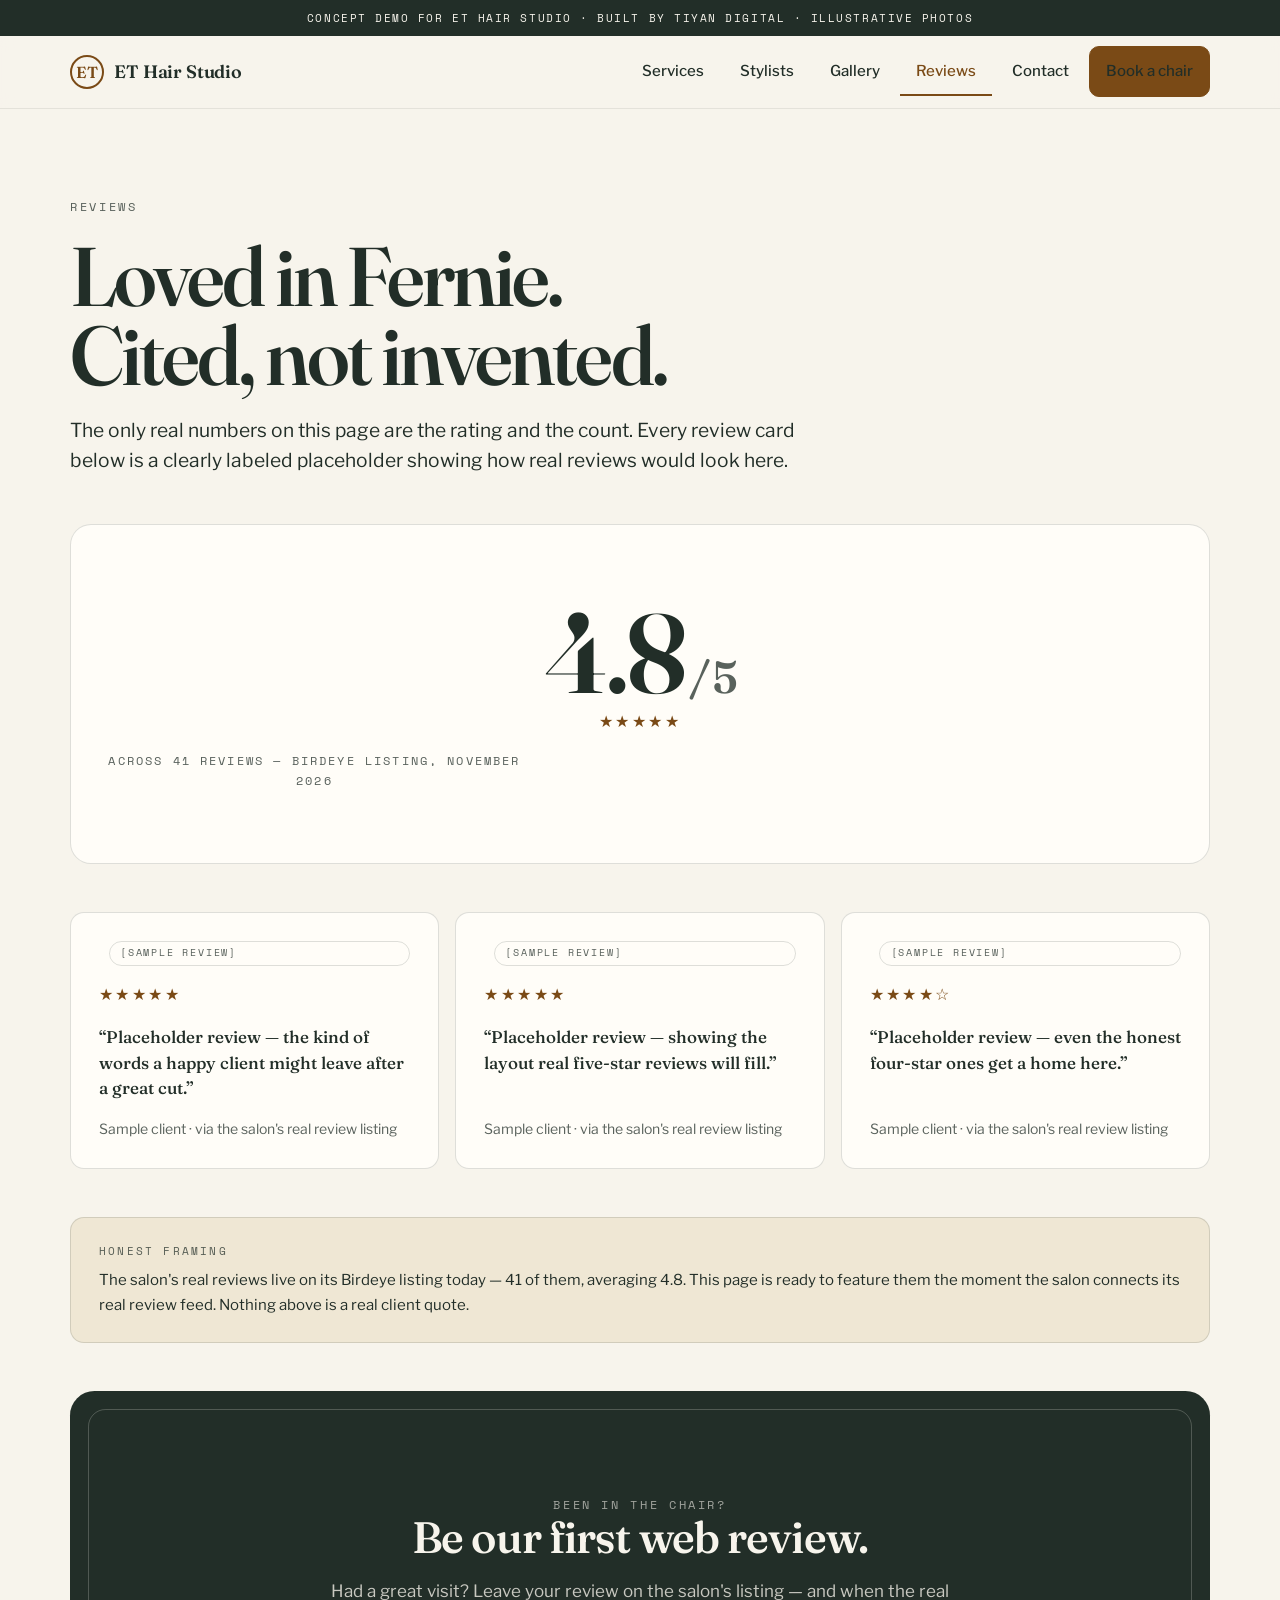
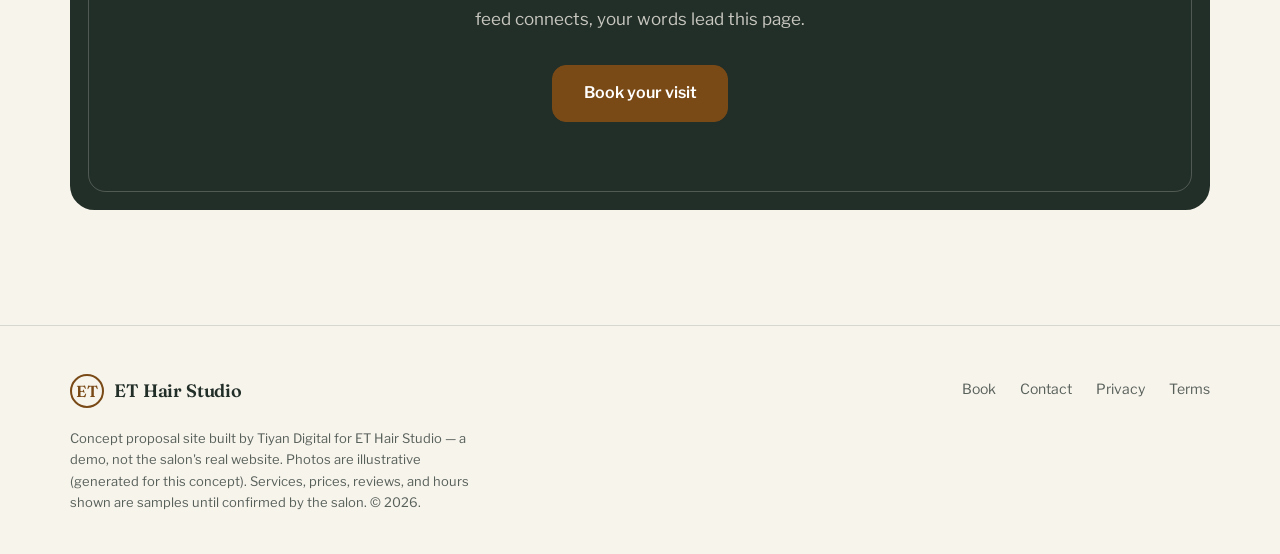
<file: reviews.html>
<!DOCTYPE html>
<html lang="en">
<head>
<meta charset="UTF-8">
<meta name="viewport" content="width=device-width, initial-scale=1">
<title>Reviews — ET Hair Studio, Fernie BC</title>
<meta name="description" content="ET Hair Studio is rated 4.8 stars across 41 reviews on Birdeye. Review cards shown here are samples — real reviews live on the salon's listing.">
<meta property="og:title" content="Reviews — ET Hair Studio">
<meta property="og:description" content="4.8 stars across 41 reviews (Birdeye). Sample review cards shown.">
<meta property="og:type" content="website">
<meta property="og:url" content="https://et-hair-studio-proposal.vercel.app/reviews.html">
<link rel="preconnect" href="https://fonts.googleapis.com">
<link rel="preconnect" href="https://fonts.gstatic.com" crossorigin>
<link href="https://fonts.googleapis.com/css2?family=Fraunces:ital,opsz,wght@0,9..144,560..600&family=Libre+Franklin:wght@400;500;600;700&family=Space+Mono:wght@400;700&display=swap" rel="stylesheet">
<link rel="stylesheet" href="style.css">
<script>document.documentElement.classList.add("js");</script>
<script src="site.js" defer></script>
</head>
<body>
<a class="skip-link" href="#main">Skip to content</a>
<div class="demo-strip">Concept demo for <span data-site-name>ET Hair Studio</span> · built by Tiyan Digital · illustrative photos</div>

<header class="site-header">
  <div class="wrap nav-bar">
    <a class="brand" href="index.html" aria-label="ET Hair Studio — home">
      <span class="brand-mark" aria-hidden="true">ET</span>
      <span class="brand-name" data-site-name>ET Hair Studio</span>
    </a>
    <button class="nav-toggle" aria-expanded="false" aria-controls="site-nav">Menu</button>
    <nav aria-label="Primary">
      <ul class="nav-links" id="site-nav">
        <li><a href="services.html">Services</a></li>
        <li><a href="stylists.html">Stylists</a></li>
        <li><a href="gallery.html">Gallery</a></li>
        <li><a href="reviews.html" aria-current="page">Reviews</a></li>
        <li><a href="contact.html">Contact</a></li>
        <li><a class="btn" href="booking.html">Book a chair</a></li>
      </ul>
    </nav>
  </div>
</header>

<main id="main">
  <section class="page-hero">
    <div class="wrap">
      <p class="eyebrow">Reviews</p>
      <h1>Loved in Fernie.<br>Cited, not invented.</h1>
      <p class="lede">The only real numbers on this page are the rating and the count. Every review card below is a clearly labeled placeholder showing how real reviews would look here.</p>
    </div>
  </section>

  <section class="block" style="padding-top:0">
    <div class="wrap">
      <div class="rating-hero reveal" style="background:var(--surface); border:1px solid var(--line); border-radius:calc(var(--radius)*1.5); margin-bottom:3rem;">
        <div class="big">4.8<span style="font-size:.4em; color:var(--muted)"> / 5</span></div>
        <div class="review-stars" aria-label="4.8 out of 5 stars">★★★★★</div>
        <p class="src">Across 41 reviews — Birdeye listing, November 2026</p>
      </div>

      <div class="review-grid">
        <article class="review-card reveal">
          <span class="tag-sample">[Sample review]</span>
          <div class="review-stars" aria-hidden="true">★★★★★</div>
          <blockquote>“Placeholder review — the kind of words a happy client might leave after a great cut.”</blockquote>
          <p class="review-who">Sample client · via the salon's real review listing</p>
        </article>
        <article class="review-card reveal">
          <span class="tag-sample">[Sample review]</span>
          <div class="review-stars" aria-hidden="true">★★★★★</div>
          <blockquote>“Placeholder review — showing the layout real five-star reviews will fill.”</blockquote>
          <p class="review-who">Sample client · via the salon's real review listing</p>
        </article>
        <article class="review-card reveal">
          <span class="tag-sample">[Sample review]</span>
          <div class="review-stars" aria-hidden="true">★★★★☆</div>
          <blockquote>“Placeholder review — even the honest four-star ones get a home here.”</blockquote>
          <p class="review-who">Sample client · via the salon's real review listing</p>
        </article>
      </div>

      <div class="honest-note reveal">
        <span class="k">Honest framing</span>
        The salon's real reviews live on its Birdeye listing today — 41 of them, averaging 4.8. This page is ready to feature them the moment the salon connects its real review feed. Nothing above is a real client quote.
      </div>

      <div class="cta-band reveal" style="margin-top:3rem">
        <p class="eyebrow">Been in the chair?</p>
        <h2>Be our first web review.</h2>
        <p>Had a great visit? Leave your review on the salon's listing — and when the real feed connects, your words lead this page.</p>
        <div class="btn-row">
          <a class="btn" href="booking.html">Book your visit</a>
        </div>
      </div>
    </div>
  </section>
</main>

<footer class="site-footer">
  <div class="wrap">
    <div class="footer-grid">
      <a class="brand" href="index.html" aria-label="ET Hair Studio — home">
        <span class="brand-mark" aria-hidden="true">ET</span>
        <span class="brand-name" data-site-name>ET Hair Studio</span>
      </a>
      <ul class="footer-legal">
        <li><a href="booking.html">Book</a></li>
        <li><a href="contact.html">Contact</a></li>
        <li><a href="privacy.html">Privacy</a></li>
        <li><a href="terms.html">Terms</a></li>
      </ul>
    </div>
    <p class="footer-note">Concept proposal site built by Tiyan Digital for <span data-site-name>ET Hair Studio</span> — a demo, not the salon's real website. Photos are illustrative (generated for this concept). Services, prices, reviews, and hours shown are samples until confirmed by the salon. © <span id="year">2026</span>.</p>
  </div>
</footer>
</body>
</html>
</file>
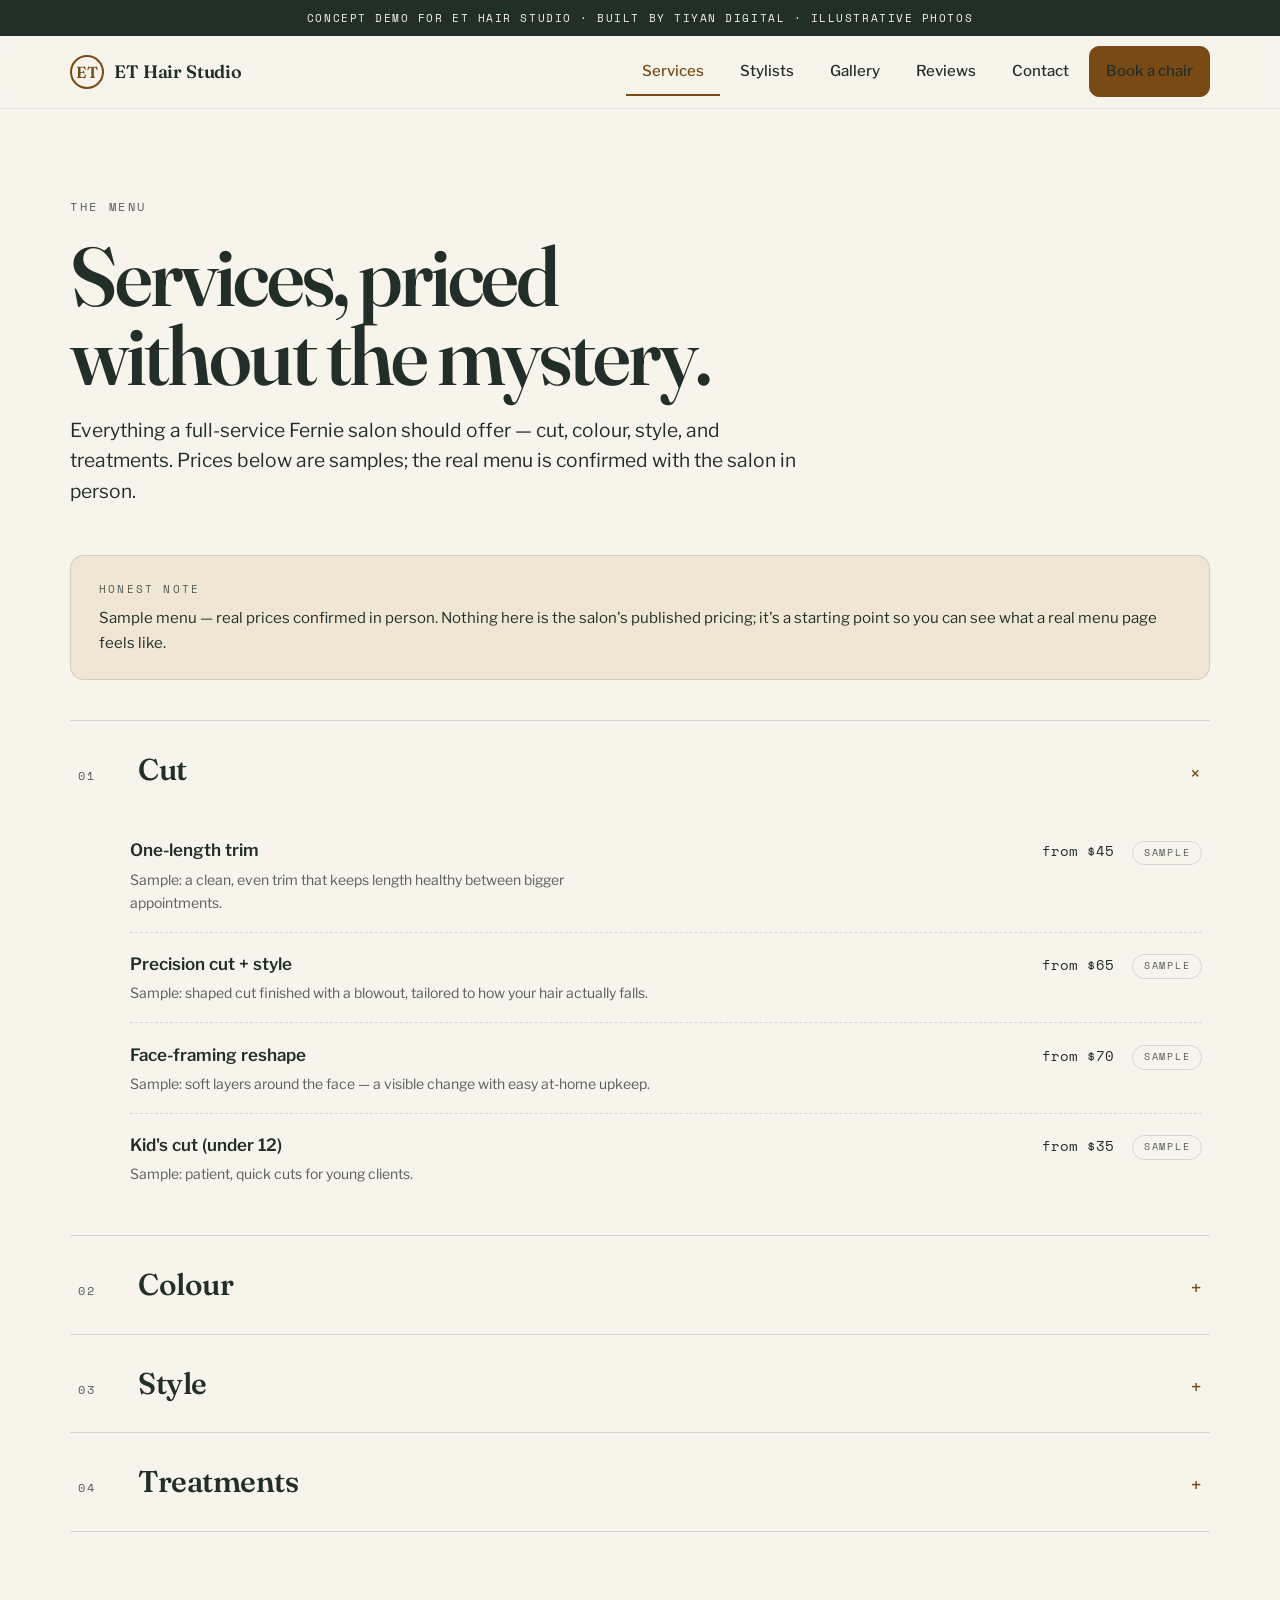
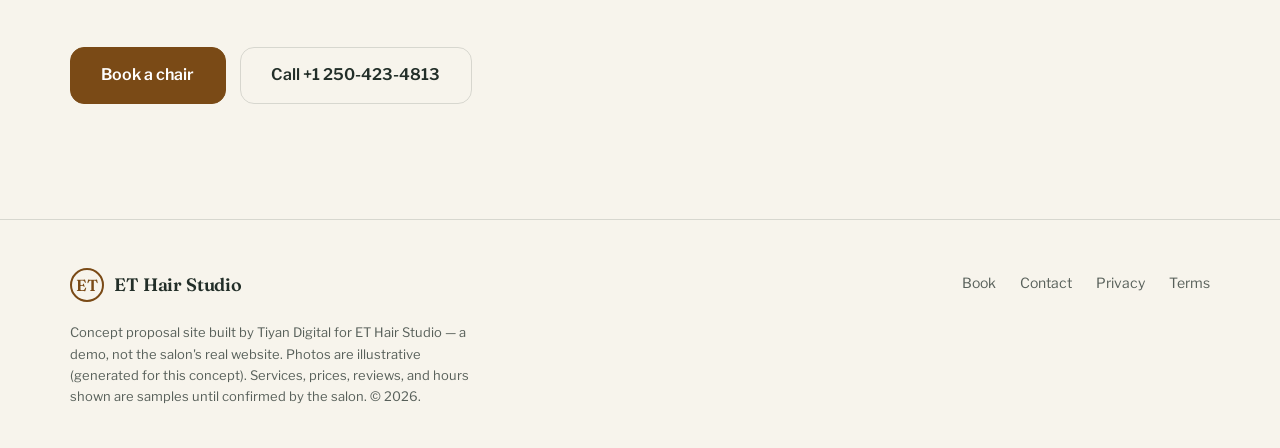
<file: services.html>
<!DOCTYPE html>
<html lang="en">
<head>
<meta charset="UTF-8">
<meta name="viewport" content="width=device-width, initial-scale=1">
<title>Services — ET Hair Studio, Fernie BC</title>
<meta name="description" content="Sample service menu for ET Hair Studio, Fernie BC: cuts, colour, styling, and treatments. Real prices are confirmed in person.">
<meta property="og:title" content="Services — ET Hair Studio">
<meta property="og:description" content="Sample menu: cuts, colour, styling, treatments. Real prices confirmed in person.">
<meta property="og:type" content="website">
<meta property="og:url" content="https://et-hair-studio-proposal.vercel.app/services.html">
<link rel="preconnect" href="https://fonts.googleapis.com">
<link rel="preconnect" href="https://fonts.gstatic.com" crossorigin>
<link href="https://fonts.googleapis.com/css2?family=Fraunces:ital,opsz,wght@0,9..144,560..600&family=Libre+Franklin:wght@400;500;600;700&family=Space+Mono:wght@400;700&display=swap" rel="stylesheet">
<link rel="stylesheet" href="style.css">
<script>document.documentElement.classList.add("js");</script>
<script src="site.js" defer></script>
</head>
<body>
<a class="skip-link" href="#main">Skip to content</a>
<div class="demo-strip">Concept demo for <span data-site-name>ET Hair Studio</span> · built by Tiyan Digital · illustrative photos</div>

<header class="site-header">
  <div class="wrap nav-bar">
    <a class="brand" href="index.html" aria-label="ET Hair Studio — home">
      <span class="brand-mark" aria-hidden="true">ET</span>
      <span class="brand-name" data-site-name>ET Hair Studio</span>
    </a>
    <button class="nav-toggle" aria-expanded="false" aria-controls="site-nav">Menu</button>
    <nav aria-label="Primary">
      <ul class="nav-links" id="site-nav">
        <li><a href="services.html" aria-current="page">Services</a></li>
        <li><a href="stylists.html">Stylists</a></li>
        <li><a href="gallery.html">Gallery</a></li>
        <li><a href="reviews.html">Reviews</a></li>
        <li><a href="contact.html">Contact</a></li>
        <li><a class="btn" href="booking.html">Book a chair</a></li>
      </ul>
    </nav>
  </div>
</header>

<main id="main">
  <section class="page-hero">
    <div class="wrap">
      <p class="eyebrow">The menu</p>
      <h1>Services, priced<br>without the mystery.</h1>
      <p class="lede">Everything a full-service Fernie salon should offer — cut, colour, style, and treatments. Prices below are samples; the real menu is confirmed with the salon in person.</p>
    </div>
  </section>

  <section class="block" style="padding-top:0">
    <div class="wrap">
      <div class="honest-note">
        <span class="k">Honest note</span>
        Sample menu — real prices confirmed in person. Nothing here is the salon's published pricing; it's a starting point so you can see what a real menu page feels like.
      </div>

      <div class="acc">
        <details class="acc-item" id="cut" open>
          <summary><span class="acc-idx">01</span><span class="acc-title">Cut</span><span class="acc-plus" aria-hidden="true">+</span></summary>
          <div class="acc-body">
            <div class="svc-detail"><div><div class="n">One-length trim</div><div class="d">Sample: a clean, even trim that keeps length healthy between bigger appointments.</div></div><div class="p">from $45 <span class="tag-sample">sample</span></div></div>
            <div class="svc-detail"><div><div class="n">Precision cut + style</div><div class="d">Sample: shaped cut finished with a blowout, tailored to how your hair actually falls.</div></div><div class="p">from $65 <span class="tag-sample">sample</span></div></div>
            <div class="svc-detail"><div><div class="n">Face-framing reshape</div><div class="d">Sample: soft layers around the face — a visible change with easy at-home upkeep.</div></div><div class="p">from $70 <span class="tag-sample">sample</span></div></div>
            <div class="svc-detail"><div><div class="n">Kid's cut (under 12)</div><div class="d">Sample: patient, quick cuts for young clients.</div></div><div class="p">from $35 <span class="tag-sample">sample</span></div></div>
          </div>
        </details>

        <details class="acc-item" id="colour">
          <summary><span class="acc-idx">02</span><span class="acc-title">Colour</span><span class="acc-plus" aria-hidden="true">+</span></summary>
          <div class="acc-body">
            <div class="svc-detail"><div><div class="n">Root touch-up</div><div class="d">Sample: seamless regrowth blend, back to fresh in one sitting.</div></div><div class="p">from $75 <span class="tag-sample">sample</span></div></div>
            <div class="svc-detail"><div><div class="n">Full colour</div><div class="d">Sample: rich, even colour from roots to ends.</div></div><div class="p">from $110 <span class="tag-sample">sample</span></div></div>
            <div class="svc-detail"><div><div class="n">Partial balayage</div><div class="d">Sample: hand-painted lightness through the mid-lengths and ends.</div></div><div class="p">from $140 <span class="tag-sample">sample</span></div></div>
            <div class="svc-detail"><div><div class="n">Full balayage + reshape</div><div class="d">Sample: the full transformation — dimensional colour with a fresh shape.</div></div><div class="p">from $185 <span class="tag-sample">sample</span></div></div>
            <div class="svc-detail"><div><div class="n">Gloss + toner refresh</div><div class="d">Sample: shine and tone revival between colour appointments.</div></div><div class="p">from $60 <span class="tag-sample">sample</span></div></div>
          </div>
        </details>

        <details class="acc-item" id="style">
          <summary><span class="acc-idx">03</span><span class="acc-title">Style</span><span class="acc-plus" aria-hidden="true">+</span></summary>
          <div class="acc-body">
            <div class="svc-detail"><div><div class="n">Signature blowout</div><div class="d">Sample: smooth, bouncy finish that lasts for days.</div></div><div class="p">from $45 <span class="tag-sample">sample</span></div></div>
            <div class="svc-detail"><div><div class="n">Event styling + trial</div><div class="d">Sample: a trial run plus day-of styling, so the big day holds no surprises.</div></div><div class="p">from $85 <span class="tag-sample">sample</span></div></div>
            <div class="svc-detail"><div><div class="n">Updo</div><div class="d">Sample: pinned, polished, and built to last through the last dance.</div></div><div class="p">from $95 <span class="tag-sample">sample</span></div></div>
            <div class="svc-detail"><div><div class="n">Braids + texture</div><div class="d">Sample: lived-in braids and texture for events or the everyday.</div></div><div class="p">from $55 <span class="tag-sample">sample</span></div></div>
          </div>
        </details>

        <details class="acc-item" id="treatments">
          <summary><span class="acc-idx">04</span><span class="acc-title">Treatments</span><span class="acc-plus" aria-hidden="true">+</span></summary>
          <div class="acc-body">
            <div class="svc-detail"><div><div class="n">Deep conditioning ritual</div><div class="d">Sample: intensive moisture reset for dry or stressed hair.</div></div><div class="p">from $40 <span class="tag-sample">sample</span></div></div>
            <div class="svc-detail"><div><div class="n">Scalp reset treatment</div><div class="d">Sample: exfoliating scalp care — healthy hair starts at the root.</div></div><div class="p">from $50 <span class="tag-sample">sample</span></div></div>
            <div class="svc-detail"><div><div class="n">Keratin smoothing</div><div class="d">Sample: frizz-taming smoothing — book a consultation to talk through options.</div></div><div class="p">consultation <span class="tag-sample">sample</span></div></div>
          </div>
        </details>
      </div>

      <div class="btn-row">
        <a class="btn" href="booking.html">Book a chair</a>
        <a class="btn btn-ghost" href="tel:+12504234813">Call +1 250-423-4813</a>
      </div>
    </div>
  </section>
</main>

<footer class="site-footer">
  <div class="wrap">
    <div class="footer-grid">
      <a class="brand" href="index.html" aria-label="ET Hair Studio — home">
        <span class="brand-mark" aria-hidden="true">ET</span>
        <span class="brand-name" data-site-name>ET Hair Studio</span>
      </a>
      <ul class="footer-legal">
        <li><a href="booking.html">Book</a></li>
        <li><a href="contact.html">Contact</a></li>
        <li><a href="privacy.html">Privacy</a></li>
        <li><a href="terms.html">Terms</a></li>
      </ul>
    </div>
    <p class="footer-note">Concept proposal site built by Tiyan Digital for <span data-site-name>ET Hair Studio</span> — a demo, not the salon's real website. Photos are illustrative (generated for this concept). Services, prices, reviews, and hours shown are samples until confirmed by the salon. © <span id="year">2026</span>.</p>
  </div>
</footer>
</body>
</html>
</file>
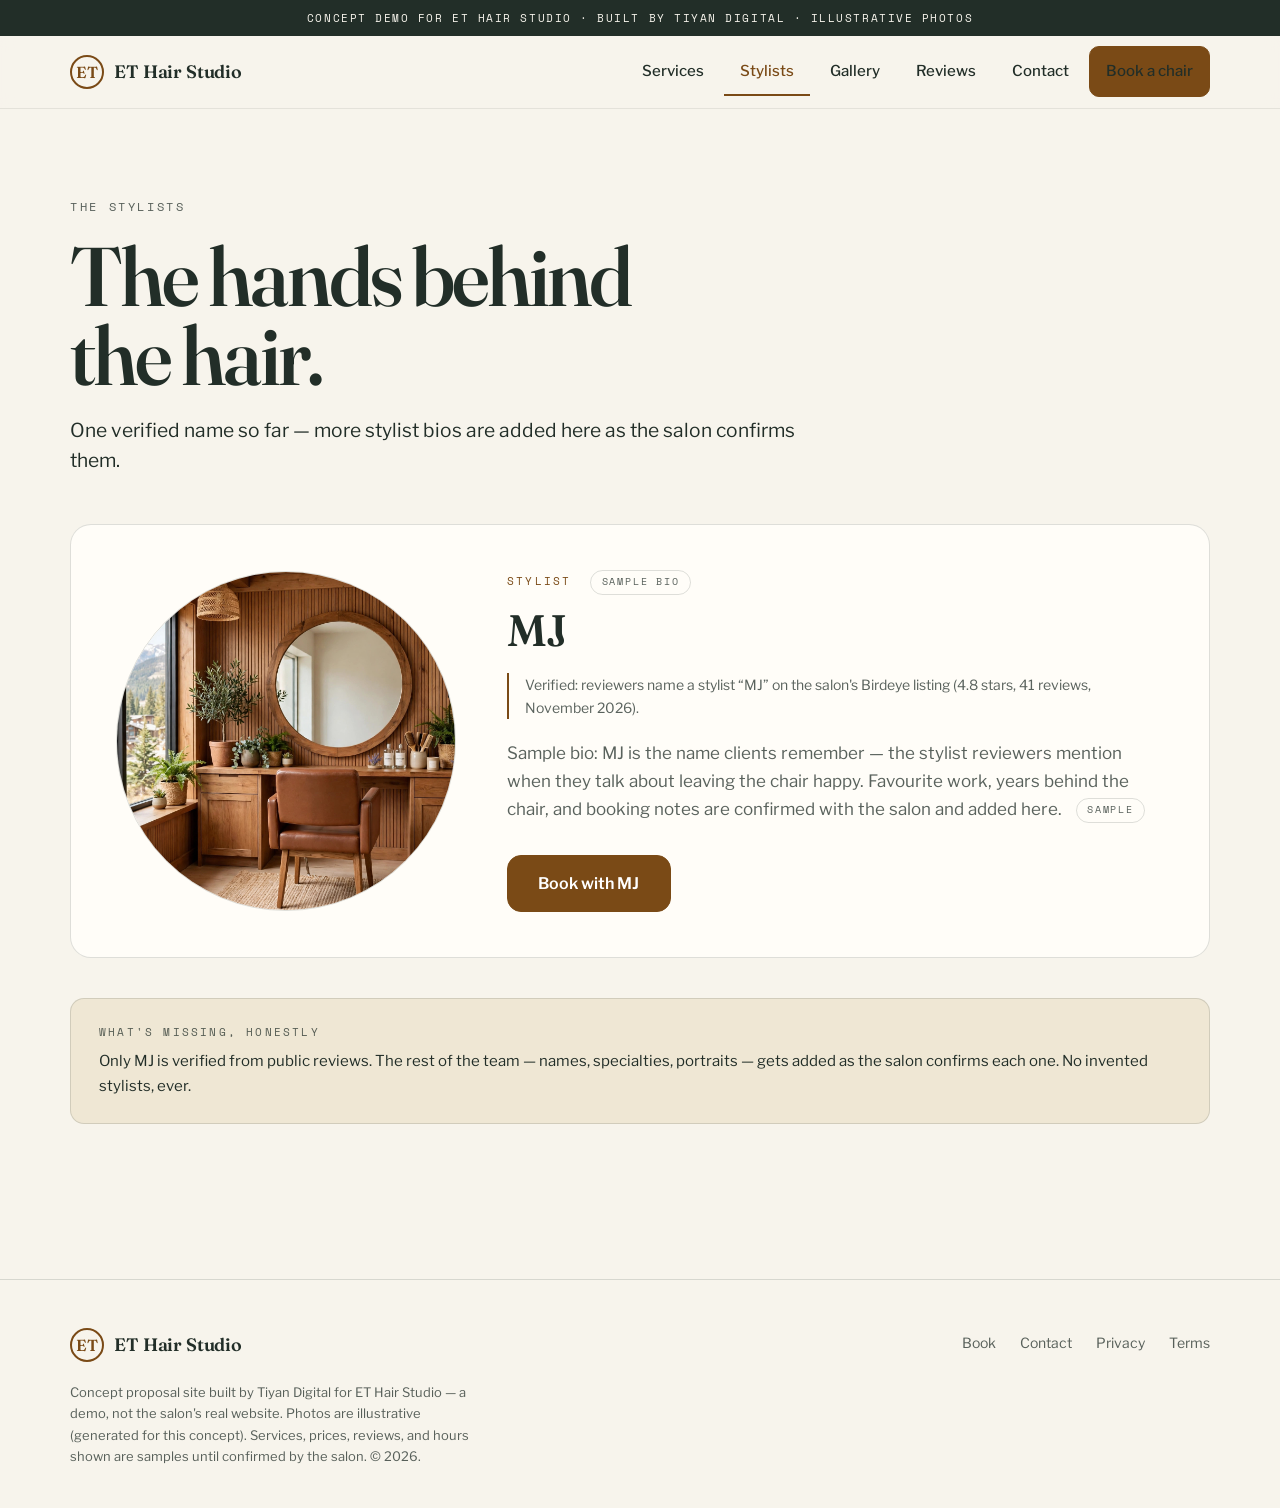
<file: stylists.html>
<!DOCTYPE html>
<html lang="en">
<head>
<meta charset="UTF-8">
<meta name="viewport" content="width=device-width, initial-scale=1">
<title>Stylists — ET Hair Studio, Fernie BC</title>
<meta name="description" content="Meet the stylists of ET Hair Studio, Fernie BC. Reviewers name MJ on the salon's Birdeye listing.">
<meta property="og:title" content="Stylists — ET Hair Studio">
<meta property="og:description" content="Reviewers name MJ on the salon's Birdeye listing.">
<meta property="og:type" content="website">
<meta property="og:url" content="https://et-hair-studio-proposal.vercel.app/stylists.html">
<link rel="preconnect" href="https://fonts.googleapis.com">
<link rel="preconnect" href="https://fonts.gstatic.com" crossorigin>
<link href="https://fonts.googleapis.com/css2?family=Fraunces:ital,opsz,wght@0,9..144,560..600&family=Libre+Franklin:wght@400;500;600;700&family=Space+Mono:wght@400;700&display=swap" rel="stylesheet">
<link rel="stylesheet" href="style.css">
<script>document.documentElement.classList.add("js");</script>
<script src="site.js" defer></script>
</head>
<body>
<a class="skip-link" href="#main">Skip to content</a>
<div class="demo-strip">Concept demo for <span data-site-name>ET Hair Studio</span> · built by Tiyan Digital · illustrative photos</div>

<header class="site-header">
  <div class="wrap nav-bar">
    <a class="brand" href="index.html" aria-label="ET Hair Studio — home">
      <span class="brand-mark" aria-hidden="true">ET</span>
      <span class="brand-name" data-site-name>ET Hair Studio</span>
    </a>
    <button class="nav-toggle" aria-expanded="false" aria-controls="site-nav">Menu</button>
    <nav aria-label="Primary">
      <ul class="nav-links" id="site-nav">
        <li><a href="services.html">Services</a></li>
        <li><a href="stylists.html" aria-current="page">Stylists</a></li>
        <li><a href="gallery.html">Gallery</a></li>
        <li><a href="reviews.html">Reviews</a></li>
        <li><a href="contact.html">Contact</a></li>
        <li><a class="btn" href="booking.html">Book a chair</a></li>
      </ul>
    </nav>
  </div>
</header>

<main id="main">
  <section class="page-hero">
    <div class="wrap">
      <p class="eyebrow">The stylists</p>
      <h1>The hands behind<br>the hair.</h1>
      <p class="lede">One verified name so far — more stylist bios are added here as the salon confirms them.</p>
    </div>
  </section>

  <section class="block" style="padding-top:0">
    <div class="wrap">
      <div class="stylist-card reveal">
        <div class="stylist-photo">
          <img src="assets/hero-salon.jpg" alt="Illustrative salon interior — stylist portrait to come" loading="lazy">
        </div>
        <div>
          <p class="stylist-role">Stylist <span class="tag-sample">sample bio</span></p>
          <h2>MJ</h2>
          <p class="verified-line">Verified: reviewers name a stylist “MJ” on the salon's Birdeye listing (4.8 stars, 41 reviews, November 2026).</p>
          <p style="color:var(--muted)">Sample bio: MJ is the name clients remember — the stylist reviewers mention when they talk about leaving the chair happy. Favourite work, years behind the chair, and booking notes are confirmed with the salon and added here. <span class="tag-sample">sample</span></p>
          <div class="btn-row">
            <a class="btn" href="booking.html">Book with MJ</a>
          </div>
        </div>
      </div>

      <div class="honest-note reveal">
        <span class="k">What's missing, honestly</span>
        Only MJ is verified from public reviews. The rest of the team — names, specialties, portraits — gets added as the salon confirms each one. No invented stylists, ever.
      </div>
    </div>
  </section>
</main>

<footer class="site-footer">
  <div class="wrap">
    <div class="footer-grid">
      <a class="brand" href="index.html" aria-label="ET Hair Studio — home">
        <span class="brand-mark" aria-hidden="true">ET</span>
        <span class="brand-name" data-site-name>ET Hair Studio</span>
      </a>
      <ul class="footer-legal">
        <li><a href="booking.html">Book</a></li>
        <li><a href="contact.html">Contact</a></li>
        <li><a href="privacy.html">Privacy</a></li>
        <li><a href="terms.html">Terms</a></li>
      </ul>
    </div>
    <p class="footer-note">Concept proposal site built by Tiyan Digital for <span data-site-name>ET Hair Studio</span> — a demo, not the salon's real website. Photos are illustrative (generated for this concept). Services, prices, reviews, and hours shown are samples until confirmed by the salon. © <span id="year">2026</span>.</p>
  </div>
</footer>
</body>
</html>
</file>
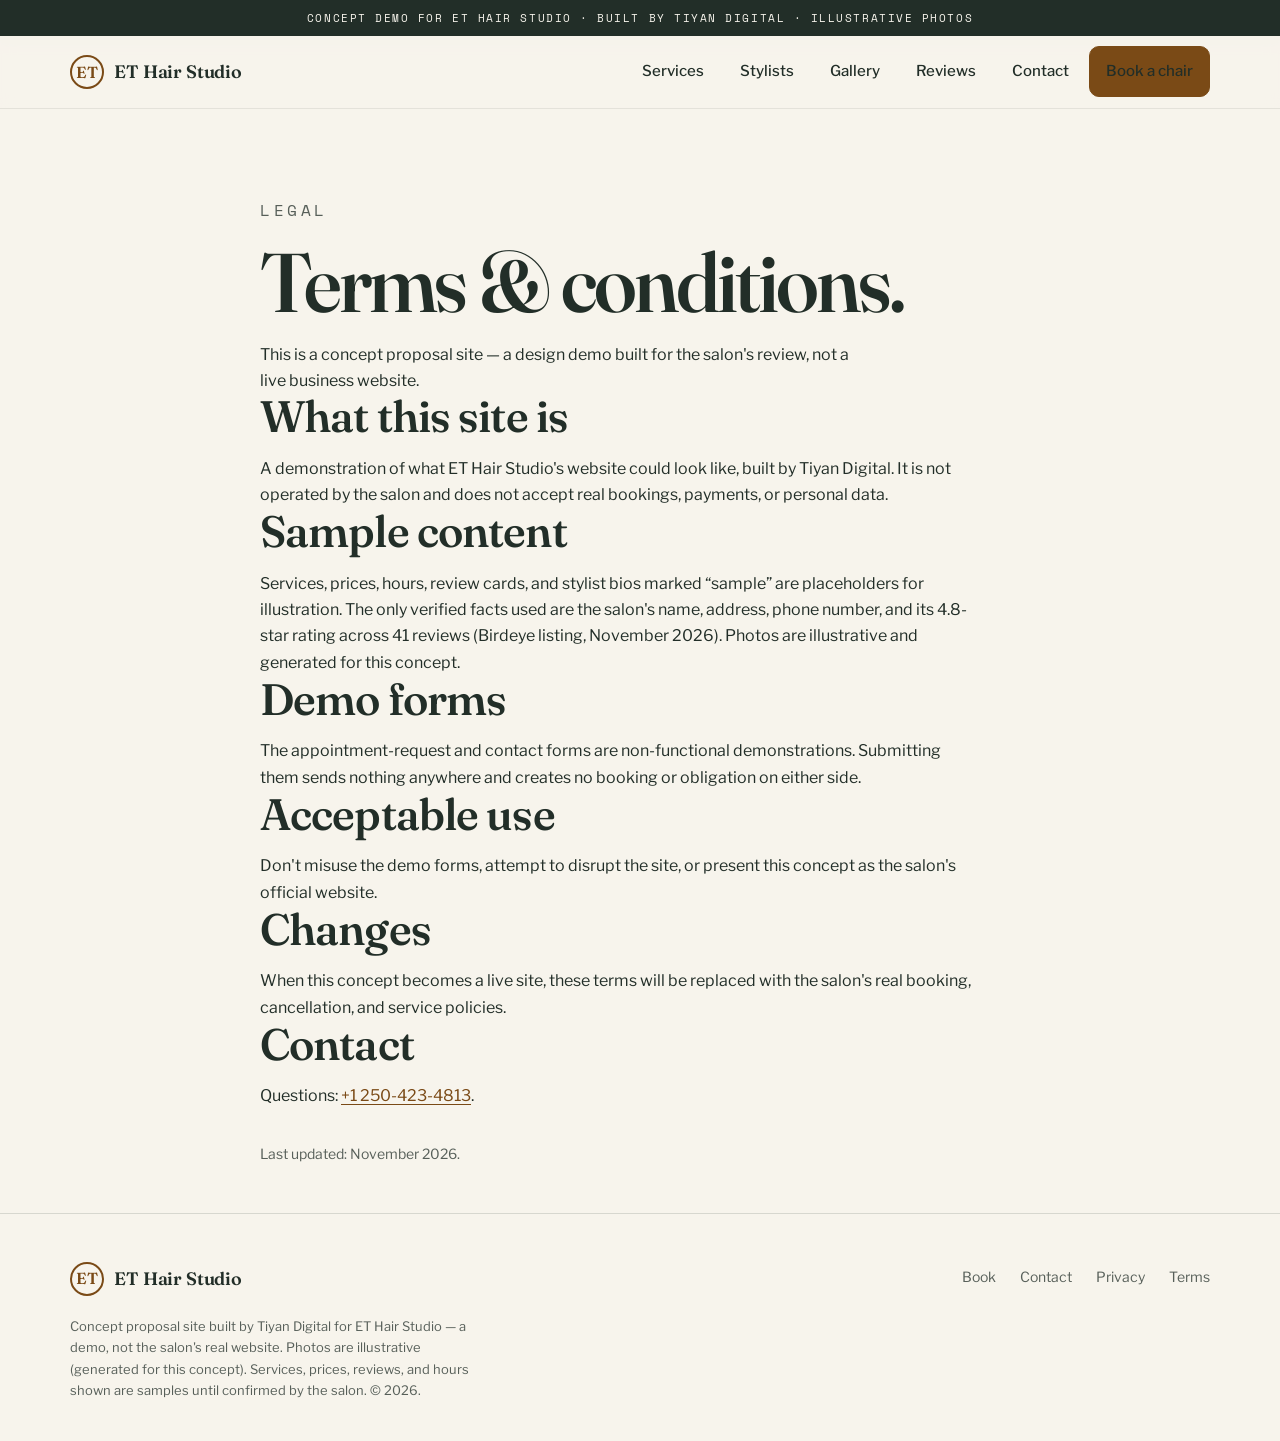
<file: terms.html>
<!DOCTYPE html>
<html lang="en">
<head>
<meta charset="UTF-8">
<meta name="viewport" content="width=device-width, initial-scale=1">
<title>Terms &amp; Conditions — ET Hair Studio</title>
<meta name="description" content="Terms and conditions for the ET Hair Studio concept proposal site.">
<meta property="og:title" content="Terms & Conditions — ET Hair Studio">
<meta property="og:type" content="website">
<meta property="og:url" content="https://et-hair-studio-proposal.vercel.app/terms.html">
<link rel="preconnect" href="https://fonts.googleapis.com">
<link rel="preconnect" href="https://fonts.gstatic.com" crossorigin>
<link href="https://fonts.googleapis.com/css2?family=Fraunces:ital,opsz,wght@0,9..144,560..600&family=Libre+Franklin:wght@400;500;600;700&family=Space+Mono:wght@400;700&display=swap" rel="stylesheet">
<link rel="stylesheet" href="style.css">
<script>document.documentElement.classList.add("js");</script>
<script src="site.js" defer></script>
</head>
<body>
<a class="skip-link" href="#main">Skip to content</a>
<div class="demo-strip">Concept demo for <span data-site-name>ET Hair Studio</span> · built by Tiyan Digital · illustrative photos</div>

<header class="site-header">
  <div class="wrap nav-bar">
    <a class="brand" href="index.html" aria-label="ET Hair Studio — home">
      <span class="brand-mark" aria-hidden="true">ET</span>
      <span class="brand-name" data-site-name>ET Hair Studio</span>
    </a>
    <button class="nav-toggle" aria-expanded="false" aria-controls="site-nav">Menu</button>
    <nav aria-label="Primary">
      <ul class="nav-links" id="site-nav">
        <li><a href="services.html">Services</a></li>
        <li><a href="stylists.html">Stylists</a></li>
        <li><a href="gallery.html">Gallery</a></li>
        <li><a href="reviews.html">Reviews</a></li>
        <li><a href="contact.html">Contact</a></li>
        <li><a class="btn" href="booking.html">Book a chair</a></li>
      </ul>
    </nav>
  </div>
</header>

<main id="main">
  <section class="page-hero">
    <div class="wrap legal">
      <p class="eyebrow">Legal</p>
      <h1>Terms &amp; conditions.</h1>
      <p class="lede">This is a concept proposal site — a design demo built for the salon's review, not a live business website.</p>

      <h2>What this site is</h2>
      <p>A demonstration of what <span data-site-name>ET Hair Studio</span>'s website could look like, built by Tiyan Digital. It is not operated by the salon and does not accept real bookings, payments, or personal data.</p>

      <h2>Sample content</h2>
      <p>Services, prices, hours, review cards, and stylist bios marked “sample” are placeholders for illustration. The only verified facts used are the salon's name, address, phone number, and its 4.8-star rating across 41 reviews (Birdeye listing, November 2026). Photos are illustrative and generated for this concept.</p>

      <h2>Demo forms</h2>
      <p>The appointment-request and contact forms are non-functional demonstrations. Submitting them sends nothing anywhere and creates no booking or obligation on either side.</p>

      <h2>Acceptable use</h2>
      <p>Don't misuse the demo forms, attempt to disrupt the site, or present this concept as the salon's official website.</p>

      <h2>Changes</h2>
      <p>When this concept becomes a live site, these terms will be replaced with the salon's real booking, cancellation, and service policies.</p>

      <h2>Contact</h2>
      <p>Questions: <a href="tel:+12504234813">+1 250-423-4813</a>.</p>
      <p style="color:var(--muted); font-size:.875rem; margin-top:2rem">Last updated: November 2026.</p>
    </div>
  </section>
</main>

<footer class="site-footer">
  <div class="wrap">
    <div class="footer-grid">
      <a class="brand" href="index.html" aria-label="ET Hair Studio — home">
        <span class="brand-mark" aria-hidden="true">ET</span>
        <span class="brand-name" data-site-name>ET Hair Studio</span>
      </a>
      <ul class="footer-legal">
        <li><a href="booking.html">Book</a></li>
        <li><a href="contact.html">Contact</a></li>
        <li><a href="privacy.html">Privacy</a></li>
        <li><a href="terms.html">Terms</a></li>
      </ul>
    </div>
    <p class="footer-note">Concept proposal site built by Tiyan Digital for <span data-site-name>ET Hair Studio</span> — a demo, not the salon's real website. Photos are illustrative (generated for this concept). Services, prices, reviews, and hours shown are samples until confirmed by the salon. © <span id="year">2026</span>.</p>
  </div>
</footer>
</body>
</html>
</file>
<file: style.css>
/* ET Hair Studio — concept proposal site (Tiyan Digital)
   First rule sets the page background: no white flash, ever. */
html { background: #F7F4EC; }

:root {
  /* ---- Design tokens (single source of truth; no hardcoded hex below) ---- */
  --canvas: #F7F4EC;          /* warm cream page background */
  --surface: #FFFDF8;         /* raised surface */
  --surface-2: #EFE7D4;       /* stepped surface */
  --ink: #222E28;             /* deep spruce */
  --muted: rgba(34, 46, 40, .75);
  --faint: rgba(34, 46, 40, .42);
  --line: rgba(34, 46, 40, .15);
  --line-soft: rgba(34, 46, 40, .09);
  --accent: #7A4A16;          /* deep copper — THE one voltage color (all CTAs) */
  --accent-deep: #5F380F;     /* hover / pressed */
  --on-accent: #FFFFFF;
  --cta-ink: #FFFDF8;         /* CTA band background (deep spruce ink) */
  --error: #A3331F;
  --ok: #2E6B3E;

  --font-display: "Fraunces", Georgia, "Times New Roman", serif;
  --font-body: "Libre Franklin", -apple-system, BlinkMacSystemFont, "Segoe UI", sans-serif;
  --font-mono: "Space Mono", ui-monospace, SFMono-Regular, Menlo, monospace;

  --radius: 14px;
  --gutter: clamp(16px, 4vw, 32px);          /* equal page margins, both sides */
  --wrap: 1140px;
  --section: clamp(64px, 9vw, 120px);        /* section rhythm: 64-72 mobile / 96-120 desktop */
  --ease-out: cubic-bezier(0.16, 1, 0.3, 1);
  --ease-state: cubic-bezier(0.4, 0, 0.2, 1);

  /* One rationed shadow tier — used only for the floating picker result card */
  --shadow-one: 0 18px 44px -18px rgba(34, 46, 40, .28);
}

/* ---- Reset / base ---- */
*, *::before, *::after { box-sizing: border-box; }
* { margin: 0; }
body {
  background: var(--canvas);
  color: var(--ink);
  font-family: var(--font-body);
  font-size: 1.0625rem;              /* 17px body */
  line-height: 1.65;
  -webkit-font-smoothing: antialiased;
  text-rendering: optimizeLegibility;
}
img { display: block; max-width: 100%; height: auto; }
a { color: var(--accent); text-decoration-thickness: 1px; text-underline-offset: 3px; }
a:hover { color: var(--accent-deep); }
p { max-width: 65ch; }
::selection { background: var(--accent); color: var(--on-accent); }

/* ---- Type system ---- */
.display, h1, h2, h3 {
  font-family: var(--font-display);
  font-weight: 560;
  text-wrap: balance;
}
h1 {
  font-size: clamp(2.625rem, 6.5vw, 5.25rem);   /* 42 → 84px, 5x body */
  line-height: .95;
  letter-spacing: -.035em;
  margin: 0 0 1.25rem;
}
h2 {
  font-size: clamp(1.875rem, 3.6vw, 2.75rem);
  line-height: 1.05;
  letter-spacing: -.02em;
  margin: 0 0 1rem;
}
h3 { font-size: 1.375rem; line-height: 1.2; letter-spacing: -.01em; margin: 0 0 .5rem; }
.eyebrow {
  font-family: var(--font-mono);
  font-size: .75rem;
  text-transform: uppercase;
  letter-spacing: .22em;
  color: var(--muted);
  margin: 0 0 1.25rem;
}
.lede { font-size: clamp(1.0625rem, 1.5vw, 1.25rem); line-height: 1.6; color: var(--ink); max-width: 56ch; }
.section-head { margin-bottom: clamp(2rem, 4vw, 3.5rem); }
/* Headings carry >=2x space above than below (composition rule) */
section > .wrap > h2, section > .wrap > .section-head h2 { margin-top: 0; }

.wrap { width: min(var(--wrap), 100% - (var(--gutter) * 2)); margin-inline: auto; }
section.block { padding-block: var(--section); }

/* ---- Skip link + focus ---- */
.skip-link {
  position: absolute; left: var(--gutter); top: -60px; z-index: 200;
  background: var(--ink); color: var(--canvas);
  padding: .75rem 1.25rem; border-radius: var(--radius);
  font-family: var(--font-mono); font-size: .75rem; letter-spacing: .12em; text-transform: uppercase;
  transition: top .2s var(--ease-state);
}
.skip-link:focus { top: 12px; color: var(--canvas); }
:focus-visible { outline: 2.5px solid var(--accent); outline-offset: 3px; border-radius: 4px; }

/* ---- Demo honesty strip ---- */
.demo-strip {
  background: var(--ink); color: var(--canvas);
  font-family: var(--font-mono); font-size: .6875rem; letter-spacing: .14em; text-transform: uppercase;
  text-align: center; padding: .55rem var(--gutter);
}
.demo-strip a { color: var(--canvas); }

/* ---- Header / nav ---- */
.site-header {
  position: sticky; top: 0; z-index: 100;
  background: color-mix(in srgb, var(--canvas) 92%, transparent);
  border-bottom: 1px solid var(--line-soft);
  backdrop-filter: blur(8px);
}
.nav-bar { display: flex; align-items: center; justify-content: space-between; gap: 1rem; min-height: 72px; }
.brand { display: flex; align-items: center; gap: .65rem; text-decoration: none; color: var(--ink); }
.brand-mark {
  width: 34px; height: 34px; border-radius: 50%;
  border: 2px solid var(--accent);
  display: inline-flex; align-items: center; justify-content: center;
  font-family: var(--font-display); font-weight: 600; font-size: 1rem; color: var(--accent);
  flex: none;
}
.brand-name { font-family: var(--font-display); font-weight: 600; font-size: 1.125rem; letter-spacing: -.01em; white-space: nowrap; }
.nav-links { display: flex; align-items: center; gap: .25rem; list-style: none; padding: 0; }
.nav-links a {
  color: var(--ink); text-decoration: none; font-size: .9375rem; font-weight: 500;
  padding: .75rem 1rem; border-radius: 10px; min-height: 44px; display: inline-flex; align-items: center;
}
.nav-links a:hover { background: var(--surface-2); color: var(--ink); }
.nav-links a[aria-current="page"] { color: var(--accent); box-shadow: inset 0 -2px 0 var(--accent); border-radius: 0; }
.nav-toggle { display: none; }

/* ---- Buttons ---- */
.btn {
  display: inline-flex; align-items: center; justify-content: center; gap: .5rem;
  min-height: 52px; padding: .9rem 1.9rem;
  background: var(--accent); color: var(--on-accent);
  font-family: var(--font-body); font-weight: 600; font-size: 1rem;
  border: 1px solid var(--accent); border-radius: var(--radius);
  text-decoration: none; cursor: pointer;
  transition: background .18s var(--ease-state), transform .12s var(--ease-state);
}
.btn:hover { background: var(--accent-deep); border-color: var(--accent-deep); color: var(--on-accent); }
.btn:active { transform: scale(.97); }
.btn-ghost {
  background: transparent; color: var(--ink); border: 1.5px solid var(--line);
}
.btn-ghost:hover { background: var(--surface); border-color: var(--ink); color: var(--ink); }
.btn-row { display: flex; flex-wrap: wrap; gap: .875rem; margin-top: 2rem; }
.link-more { font-weight: 600; font-size: .9375rem; }

/* ---- Hero: editorial split — left column / right circular media plane ---- */
.hero { padding-block: clamp(48px, 7vw, 96px) clamp(40px, 6vw, 80px); overflow: clip; }
.hero-grid {
  display: grid; grid-template-columns: 1.05fr .95fr;
  gap: clamp(2.5rem, 6vw, 5rem); align-items: center;
}
.hero-copy .sub { margin-top: 1.5rem; }
.hero-media { position: relative; justify-self: center; width: min(100%, 500px); }
/* Signature motif: large circular photo frame, echoing the round mirror */
.circle-frame {
  width: 100%; aspect-ratio: 1 / 1; border-radius: 50%;
  overflow: hidden; position: relative; isolation: isolate;
  border: 1px solid var(--line);
}
.circle-frame::after {
  content: ""; position: absolute; inset: 14px; border-radius: 50%;
  border: 1px solid rgba(255, 253, 248, .55); pointer-events: none;
}
.circle-frame img { width: 100%; height: 100%; object-fit: cover; object-position: center 30%; transform: scale(1.08); }
.media-chip {
  position: absolute; bottom: 6%; left: -4%;
  background: var(--surface); border: 1px solid var(--line);
  border-radius: var(--radius); padding: .8rem 1.1rem;
  font-family: var(--font-mono); font-size: .6875rem; letter-spacing: .14em; text-transform: uppercase;
  color: var(--muted);
}
.hero-meta { display: flex; gap: 1.75rem; margin-top: 2.25rem; flex-wrap: wrap; }
.hero-meta .stat b { display: block; font-family: var(--font-display); font-size: 1.5rem; font-weight: 600; letter-spacing: -.01em; }
.hero-meta .stat span { font-family: var(--font-mono); font-size: .6875rem; letter-spacing: .16em; text-transform: uppercase; color: var(--muted); }

/* ---- Quiet marquee (linear only) ---- */
.marquee { border-block: 1px solid var(--line); padding: 1rem 0; overflow: hidden; background: var(--canvas); }
.marquee-track { display: flex; gap: 3rem; width: max-content; animation: marquee 36s linear infinite; }
.marquee span {
  font-family: var(--font-mono); font-size: .75rem; letter-spacing: .24em; text-transform: uppercase;
  color: var(--faint); white-space: nowrap;
}
.marquee .dot { color: var(--accent); }
@keyframes marquee { to { transform: translateX(-50%); } }

/* ---- Verified facts band ---- */
.facts { border-bottom: 1px solid var(--line); background: var(--surface); }
.facts-grid { display: grid; grid-template-columns: repeat(3, 1fr); gap: 1.5rem; padding-block: 2.25rem; }
.fact { border-left: 2px solid var(--accent); padding-left: 1.25rem; }
.fact .k { font-family: var(--font-mono); font-size: .6875rem; letter-spacing: .2em; text-transform: uppercase; color: var(--muted); margin-bottom: .4rem; }
.fact .v { font-family: var(--font-display); font-size: 1.25rem; font-weight: 560; letter-spacing: -.01em; }
.fact .s { font-size: .875rem; color: var(--muted); margin-top: .25rem; }

/* ---- Numbered editorial service list ---- */
.svc-list { border-top: 1px solid var(--line); }
.svc-row {
  display: grid; grid-template-columns: 4.5rem 1fr auto; align-items: center; gap: 1.5rem;
  padding: 1.75rem .5rem; border-bottom: 1px solid var(--line);
  text-decoration: none; color: var(--ink);
  transition: background .2s var(--ease-state), padding .2s var(--ease-state);
}
.svc-row:hover { background: var(--surface); padding-left: 1rem; }
.svc-row:hover .svc-name { color: var(--accent-deep); }
.svc-idx { font-family: var(--font-display); font-size: 1.75rem; font-weight: 500; color: var(--faint); }
.svc-name { font-family: var(--font-display); font-size: clamp(1.25rem, 2.4vw, 1.75rem); font-weight: 560; letter-spacing: -.015em; transition: color .2s; }
.svc-sub { font-size: .9375rem; color: var(--muted); margin-top: .2rem; }
.svc-price { font-family: var(--font-mono); font-size: .8125rem; text-align: right; white-space: nowrap; }
.tag-sample {
  display: inline-block; font-family: var(--font-mono); font-size: .625rem; letter-spacing: .18em; text-transform: uppercase;
  border: 1px solid var(--line); border-radius: 999px; padding: .2rem .65rem; color: var(--muted);
  margin-left: .6rem; vertical-align: middle;
}

/* ---- Bento gallery preview ---- */
.bento { display: grid; grid-template-columns: 1.4fr 1fr; grid-template-rows: 300px 240px; gap: 1rem; }
.bento-cell { border-radius: var(--radius); overflow: hidden; position: relative; border: 1px solid var(--line); background: var(--surface-2); }
.bento-cell img { width: 100%; height: 100%; object-fit: cover; transition: transform .5s var(--ease-out); }
.bento-cell:hover img { transform: scale(1.04); }
.bento-a { grid-row: 1 / 3; }
.bento-a img { object-position: 30% 20%; }
.bento-b img { object-position: center 65%; }
.bento-note {
  display: flex; flex-direction: column; justify-content: center; gap: .75rem;
  padding: 2rem; background: var(--surface);
}
.bento-note .k { font-family: var(--font-mono); font-size: .6875rem; letter-spacing: .2em; text-transform: uppercase; color: var(--muted); }

/* ---- Designed closing CTA (a scene, not a link column) ---- */
.cta-band {
  background: var(--ink); color: var(--canvas);
  border-radius: calc(var(--radius) * 1.75);
  padding: clamp(3rem, 7vw, 5.5rem) clamp(1.75rem, 5vw, 4.5rem);
  text-align: center; position: relative; overflow: hidden;
}
.cta-band::before {
  content: ""; position: absolute; inset: 18px; border-radius: calc(var(--radius) * 1.25);
  border: 1px solid rgba(247, 244, 236, .22); pointer-events: none;
}
.cta-band .eyebrow { color: rgba(247, 244, 236, .6); }
.cta-band h2 { color: var(--canvas); max-width: 16ch; margin-inline: auto; }
.cta-band p { color: rgba(247, 244, 236, .78); margin: 1rem auto 0; max-width: 52ch; }
.cta-band .btn-row { justify-content: center; }
.cta-band .btn-ghost { color: var(--canvas); border-color: rgba(247, 244, 236, .4); }
.cta-band .btn-ghost:hover { background: rgba(247, 244, 236, .1); border-color: var(--canvas); color: var(--canvas); }
.cta-tel { display: inline-block; margin-top: 1.5rem; color: var(--canvas); font-family: var(--font-mono); font-size: .875rem; letter-spacing: .1em; }

/* ---- Footer (minimal, designed) ---- */
.site-footer { border-top: 1px solid var(--line); padding-block: 3rem 2.5rem; background: var(--canvas); }
.footer-grid { display: flex; justify-content: space-between; gap: 2rem; flex-wrap: wrap; align-items: flex-start; }
.footer-legal { display: flex; gap: 1.5rem; list-style: none; padding: 0; margin: 0; }
.footer-legal a { color: var(--muted); font-size: .875rem; text-decoration: none; }
.footer-legal a:hover { color: var(--ink); text-decoration: underline; }
.footer-note { font-size: .8125rem; color: var(--muted); max-width: 46ch; margin-top: 1.25rem; }

/* ---- "Find your service" picker (signature interaction) ---- */
.finder { background: var(--surface); border-block: 1px solid var(--line); }
.finder-card {
  background: var(--canvas); border: 1px solid var(--line); border-radius: calc(var(--radius) * 1.5);
  padding: clamp(1.75rem, 4vw, 3.5rem); max-width: 880px; margin-inline: auto;
}
.finder-steps { display: flex; gap: .75rem; margin-bottom: 2rem; }
.finder-step { flex: 1; height: 4px; border-radius: 999px; background: var(--line-soft); overflow: hidden; }
.finder-step.done::after { content: ""; display: block; height: 100%; background: var(--accent); }
.finder-q { font-family: var(--font-display); font-size: clamp(1.375rem, 2.6vw, 1.875rem); font-weight: 560; letter-spacing: -.015em; margin-bottom: 1.5rem; }
.finder-opts { display: grid; grid-template-columns: repeat(3, 1fr); gap: .875rem; }
.finder-opt {
  font-family: var(--font-body); font-size: 1rem; font-weight: 600; text-align: left;
  background: var(--surface); border: 1.5px solid var(--line); border-radius: var(--radius);
  padding: 1.25rem 1.1rem; min-height: 64px; cursor: pointer; color: var(--ink);
  transition: border-color .18s var(--ease-state), background .18s var(--ease-state), transform .12s var(--ease-state);
}
.finder-opt:hover { border-color: var(--accent); background: var(--surface-2); }
.finder-opt:active { transform: scale(.98); }
.finder-opt small { display: block; font-weight: 400; font-size: .8125rem; color: var(--muted); margin-top: .3rem; }
.finder-back { background: none; border: none; color: var(--muted); font-size: .875rem; margin-top: 1.5rem; cursor: pointer; text-decoration: underline; text-underline-offset: 3px; padding: .5rem 0; min-height: 44px; }
.finder-result {
  background: var(--surface); border: 1px solid var(--line); border-radius: var(--radius);
  padding: clamp(1.5rem, 3.5vw, 2.5rem); box-shadow: var(--shadow-one);
}
.finder-result .rec-name { font-family: var(--font-display); font-size: 1.75rem; font-weight: 600; letter-spacing: -.015em; }
.finder-result .rec-price { font-family: var(--font-mono); font-size: .9375rem; margin: .5rem 0 1rem; }
.finder-result .rec-blurb { color: var(--muted); font-size: .9375rem; margin-bottom: 1.5rem; }
.finder-alt { margin-top: 1.5rem; padding-top: 1.5rem; border-top: 1px dashed var(--line); font-size: .9375rem; color: var(--muted); }
.finder-noscript { background: var(--surface-2); border-radius: var(--radius); padding: 1.5rem; font-size: .9375rem; }

/* ---- Inner page hero ---- */
.page-hero { padding-block: clamp(48px, 7vw, 88px) clamp(24px, 4vw, 48px); }
.page-hero .lede { margin-top: 1.25rem; }
.page-hero .circle-chip {
  width: 120px; height: 120px; border-radius: 50%; overflow: hidden; flex: none;
  border: 1px solid var(--line);
}
.page-hero .circle-chip img { width: 100%; height: 100%; object-fit: cover; }
.page-hero-top { display: flex; gap: 1.75rem; align-items: center; margin-bottom: 1.75rem; }

/* ---- Honest note block ---- */
.honest-note {
  background: var(--surface-2); border: 1px solid var(--line); border-radius: var(--radius);
  padding: 1.5rem 1.75rem; margin-bottom: 2.5rem; font-size: .9375rem; color: var(--ink);
}
.honest-note .k { font-family: var(--font-mono); font-size: .6875rem; letter-spacing: .2em; text-transform: uppercase; color: var(--muted); display: block; margin-bottom: .5rem; }

/* ---- Accordion (services) ---- */
.acc { border-top: 1px solid var(--line); margin-bottom: var(--section); }
.acc-item { border-bottom: 1px solid var(--line); }
.acc-item > summary {
  list-style: none; cursor: pointer; display: flex; align-items: baseline; gap: 1.25rem;
  padding: 1.5rem .5rem; min-height: 64px;
}
.acc-item > summary::-webkit-details-marker { display: none; }
.acc-item > summary:hover .acc-title { color: var(--accent-deep); }
.acc-idx { font-family: var(--font-mono); font-size: .75rem; letter-spacing: .18em; color: var(--muted); flex: none; width: 2.5rem; }
.acc-title { font-family: var(--font-display); font-size: clamp(1.375rem, 2.8vw, 1.875rem); font-weight: 560; letter-spacing: -.015em; flex: 1; transition: color .2s; }
.acc-plus { font-family: var(--font-mono); font-size: 1.25rem; color: var(--accent); flex: none; transition: transform .3s var(--ease-out); }
.acc-item[open] .acc-plus { transform: rotate(45deg); }
.acc-body { padding: 0 .5rem 2rem 3.75rem; }
.svc-detail { display: flex; justify-content: space-between; align-items: baseline; gap: 1rem; padding: 1.1rem 0; border-top: 1px dashed var(--line); }
.svc-detail:first-child { border-top: none; }
.svc-detail .n { font-weight: 600; }
.svc-detail .d { font-size: .875rem; color: var(--muted); margin-top: .2rem; max-width: 52ch; }
.svc-detail .p { font-family: var(--font-mono); font-size: .875rem; white-space: nowrap; text-align: right; }

/* ---- Stylist card ---- */
.stylist-card {
  display: grid; grid-template-columns: 340px 1fr; gap: clamp(1.75rem, 4vw, 3.5rem);
  background: var(--surface); border: 1px solid var(--line); border-radius: calc(var(--radius) * 1.5);
  padding: clamp(1.5rem, 3.5vw, 3rem); align-items: center; margin-bottom: 2.5rem;
}
.stylist-photo { width: 100%; aspect-ratio: 1 / 1; border-radius: 50%; overflow: hidden; border: 1px solid var(--line); }
.stylist-photo img { width: 100%; height: 100%; object-fit: cover; object-position: center 25%; }
.stylist-role { font-family: var(--font-mono); font-size: .6875rem; letter-spacing: .2em; text-transform: uppercase; color: var(--accent); margin-bottom: .75rem; }
.stylist-card h2 { margin-bottom: .75rem; }
.verified-line { font-size: .875rem; color: var(--muted); border-left: 2px solid var(--accent); padding-left: 1rem; margin: 1.25rem 0; }

/* ---- Stylist teaser split (index) ---- */
.teaser-split {
  display: grid; grid-template-columns: 220px 1fr; gap: clamp(1.75rem, 4vw, 3.5rem);
  align-items: center; background: var(--surface); border: 1px solid var(--line);
  border-radius: calc(var(--radius) * 1.5); padding: clamp(1.75rem, 4vw, 3rem);
}
.teaser-photo { width: 220px; height: 220px; border-radius: 50%; overflow: hidden; border: 1px solid var(--line); flex: none; }
.teaser-photo img { width: 100%; height: 100%; object-fit: cover; object-position: center 25%; }
@media (max-width: 760px) {
  .teaser-split { grid-template-columns: 1fr; }
  .teaser-photo { width: 180px; height: 180px; }
}

/* ---- Review cards ---- */
.review-grid { display: grid; grid-template-columns: repeat(3, 1fr); gap: 1rem; margin-bottom: 3rem; }
.review-card {
  background: var(--surface); border: 1px solid var(--line); border-radius: var(--radius);
  padding: 1.75rem; display: flex; flex-direction: column; gap: 1rem;
}
.review-stars { color: var(--accent); font-size: 1rem; letter-spacing: .15em; }
.review-card blockquote { font-family: var(--font-display); font-size: 1.0625rem; line-height: 1.5; font-weight: 500; }
.review-who { font-size: .875rem; color: var(--muted); margin-top: auto; }
.rating-hero { text-align: center; padding: clamp(2.5rem, 6vw, 4.5rem) 1rem; }
.rating-hero .big { font-family: var(--font-display); font-size: clamp(4rem, 10vw, 7rem); font-weight: 600; letter-spacing: -.03em; line-height: 1; }
.rating-hero .src { font-family: var(--font-mono); font-size: .75rem; letter-spacing: .18em; text-transform: uppercase; color: var(--muted); margin-top: 1rem; }

/* ---- Gallery ---- */
.gal-grid { display: grid; grid-template-columns: repeat(2, 1fr); gap: 1rem; }
.gal-item { border: none; background: none; padding: 0; cursor: zoom-in; border-radius: var(--radius); overflow: hidden; border: 1px solid var(--line); position: relative; }
.gal-item img { width: 100%; height: 100%; object-fit: cover; aspect-ratio: 4 / 3; transition: transform .5s var(--ease-out); }
.gal-item:hover img, .gal-item:focus-visible img { transform: scale(1.04); }
.gal-item.wide { grid-column: 1 / -1; }
.gal-item.wide img { aspect-ratio: 21 / 9; object-position: center 30%; }
.gal-cap {
  position: absolute; left: 1rem; bottom: 1rem;
  background: rgba(34, 46, 40, .82); color: var(--canvas);
  font-family: var(--font-mono); font-size: .6875rem; letter-spacing: .16em; text-transform: uppercase;
  padding: .5rem .9rem; border-radius: 999px;
}

/* ---- Lightbox ---- */
.lightbox { position: fixed; inset: 0; z-index: 300; background: rgba(34, 46, 40, .92); display: flex; align-items: center; justify-content: center; padding: 2rem; }
.lightbox[hidden] { display: none; }
.lightbox img { max-width: min(1100px, 100%); max-height: 82vh; border-radius: var(--radius); }
.lightbox .lb-cap { color: var(--canvas); text-align: center; margin-top: 1rem; font-family: var(--font-mono); font-size: .75rem; letter-spacing: .16em; text-transform: uppercase; }
.lightbox-close {
  position: absolute; top: 1.25rem; right: 1.25rem; width: 48px; height: 48px; border-radius: 50%;
  background: var(--canvas); color: var(--ink); border: none; font-size: 1.25rem; cursor: pointer;
}

/* ---- Forms ---- */
.form-card { background: var(--surface); border: 1px solid var(--line); border-radius: calc(var(--radius) * 1.5); padding: clamp(1.75rem, 4vw, 3rem); max-width: 720px; }
.field { margin-bottom: 1.5rem; }
.field label { display: block; font-weight: 600; font-size: .9375rem; margin-bottom: .5rem; }
.field .req { color: var(--accent); }
.field input, .field select, .field textarea {
  width: 100%; font: inherit; font-size: 1rem; color: var(--ink);
  background: var(--canvas); border: 1.5px solid var(--line); border-radius: var(--radius);
  padding: .9rem 1.1rem; min-height: 52px;
}
.field textarea { min-height: 130px; resize: vertical; }
.field input:focus, .field select:focus, .field textarea:focus { border-color: var(--accent); outline: 2.5px solid var(--accent); outline-offset: 2px; }
.field .hint { font-size: .8125rem; color: var(--muted); margin-top: .4rem; }
.field .error-msg { display: none; font-size: .875rem; color: var(--error); margin-top: .4rem; font-weight: 600; }
.field.invalid input, .field.invalid select, .field.invalid textarea { border-color: var(--error); }
.field.invalid .error-msg { display: block; }
.consent { display: flex; gap: .875rem; align-items: flex-start; background: var(--surface-2); border: 1px solid var(--line); border-radius: var(--radius); padding: 1.25rem; margin-bottom: 1.75rem; }
.consent input { width: 24px; height: 24px; flex: none; margin-top: 2px; accent-color: var(--accent); }
.consent label { font-size: .875rem; font-weight: 400; line-height: 1.55; }
.form-demo { font-family: var(--font-mono); font-size: .6875rem; letter-spacing: .14em; text-transform: uppercase; color: var(--muted); margin-bottom: 1.5rem; }
.form-success {
  display: none; background: var(--surface-2); border: 1.5px solid var(--ok); border-radius: var(--radius);
  padding: 1.75rem; margin-top: 1.5rem;
}
.form-success.show { display: block; }
.form-success b { display: block; margin-bottom: .5rem; }

/* ---- Info cards (contact / fernie / booking) ---- */
.info-grid { display: grid; grid-template-columns: 1fr 1fr; gap: 1rem; margin-bottom: var(--section); }
.info-card { background: var(--surface); border: 1px solid var(--line); border-radius: var(--radius); padding: 2rem; }
.info-card .k { font-family: var(--font-mono); font-size: .6875rem; letter-spacing: .2em; text-transform: uppercase; color: var(--muted); margin-bottom: .75rem; }
.info-card .big-link { font-family: var(--font-display); font-size: 1.5rem; font-weight: 600; letter-spacing: -.01em; text-decoration: none; color: var(--ink); }
.info-card .big-link:hover { color: var(--accent-deep); }
.hours-table { width: 100%; border-collapse: collapse; font-size: .9375rem; }
.hours-table th, .hours-table td { text-align: left; padding: .7rem .25rem; border-bottom: 1px dashed var(--line); }
.hours-table th { font-weight: 600; }
.hours-table td:last-child { text-align: right; font-family: var(--font-mono); font-size: .8125rem; }
.schedulicity-hero {
  text-align: center; background: var(--surface); border: 1px solid var(--line);
  border-radius: calc(var(--radius) * 1.5); padding: clamp(2.5rem, 6vw, 4.5rem) clamp(1.5rem, 4vw, 3rem);
  margin-bottom: 3rem;
}
.schedulicity-hero .btn { font-size: 1.125rem; min-height: 60px; }
.or-divider { display: flex; align-items: center; gap: 1rem; margin: 3rem 0; color: var(--faint); font-family: var(--font-mono); font-size: .6875rem; letter-spacing: .22em; text-transform: uppercase; }
.or-divider::before, .or-divider::after { content: ""; flex: 1; border-top: 1px solid var(--line); }

/* ---- Legal pages ---- */
.legal { max-width: 760px; }
.legal h2 { margin-top: 2.5rem; }
.legal p, .legal li { font-size: 1rem; }
.legal ul { padding-left: 1.25rem; margin: 1rem 0; }
.legal li { margin-bottom: .5rem; }

/* ================= Motion (§18 numbers) ================= */
/* Entrance order: nav → eyebrow → H1 → sub → CTA, 0.1–0.2s steps,
   opacity 0→1 + translateY(26px), 0.8s cubic-bezier(0.16,1,0.3,1), done by ~1.5s.
   Hidden states are gated behind .js so content is visible with no-JS. */
.js [data-entrance] { opacity: 0; transform: translateY(26px); }
.js [data-entrance].played { opacity: 1; transform: none; transition: opacity .8s var(--ease-out), transform .8s var(--ease-out); }
.js [data-entrance="nav"].played { transition-delay: 0s; }
.js [data-entrance="eyebrow"].played { transition-delay: .15s; }
.js [data-entrance="h1"].played { transition-delay: .3s; }
.js [data-entrance="sub"].played { transition-delay: .45s; }
.js [data-entrance="cta"].played { transition-delay: .6s; }
.js [data-entrance="media"].played { transition-delay: .45s; }
/* Masked line rise for the hand-broken H1 */
.js .hero .line { display: block; overflow: hidden; }
.js .hero .line > span { display: block; transform: translateY(110%); transition: transform .9s var(--ease-out); }
.js .hero [data-entrance="h1"].played .line > span { transform: translateY(0); }
.js .hero [data-entrance="h1"].played .line:nth-child(2) > span { transition-delay: .1s; }
.js .hero [data-entrance="h1"].played .line:nth-child(3) > span { transform: translateY(0); transition-delay: .2s; }
/* Reveal-on-scroll for below-fold sections (triggered, plays to completion) */
.js .reveal { opacity: 0; transform: translateY(26px); }
.js .reveal.in { opacity: 1; transform: none; transition: opacity .8s var(--ease-out), transform .8s var(--ease-out); }
@media (prefers-reduced-motion: reduce) {
  *, *::before, *::after { animation-duration: .01ms !important; animation-iteration-count: 1 !important; transition-duration: .01ms !important; }
  .marquee-track { animation: none; transform: none; }
  .js .hero [data-entrance], .js .reveal { opacity: 1 !important; transform: none !important; }
  .js .hero .line > span { transform: none !important; }
}

/* ================= Responsive — phone is a second composition ================= */
@media (max-width: 960px) {
  .hero-grid { grid-template-columns: 1fr; gap: 3rem; }
  .hero-media { width: min(100%, 420px); justify-self: start; }
  .facts-grid { grid-template-columns: 1fr; gap: 1.25rem; }
  .bento { grid-template-columns: 1fr; grid-template-rows: none; }
  .bento-a { grid-row: auto; }
  .bento-cell img { aspect-ratio: 4 / 3; }
  .review-grid { grid-template-columns: 1fr; }
  .info-grid { grid-template-columns: 1fr; }
  .stylist-card { grid-template-columns: 1fr; }
  .stylist-photo { max-width: 300px; }
  .finder-opts { grid-template-columns: 1fr; }
  .svc-row { grid-template-columns: 3rem 1fr; }
  .svc-price { grid-column: 2; text-align: left; margin-top: .25rem; }
  .acc-body { padding-left: .5rem; }
  .gal-grid { grid-template-columns: 1fr; }
  .gal-item.wide img { aspect-ratio: 4 / 3; }
}
@media (max-width: 900px) {
  .nav-links {
    display: none; position: absolute; top: 100%; left: 0; right: 0;
    background: var(--surface); border-bottom: 1px solid var(--line);
    flex-direction: column; align-items: stretch; padding: .75rem var(--gutter) 1.25rem; gap: .25rem;
  }
  .nav-links.open { display: flex; }
  .nav-links a { padding: .9rem .5rem; }
  .nav-toggle {
    display: inline-flex; align-items: center; justify-content: center;
    min-width: 48px; height: 48px; padding: 0 1rem; background: none; border: 1.5px solid var(--line);
    border-radius: var(--radius); cursor: pointer; color: var(--ink);
    font-family: var(--font-mono); font-size: .75rem; letter-spacing: .14em; text-transform: uppercase;
  }
}
@media (max-width: 760px) {
  body { font-size: 1rem; }                       /* 16px on phone */
  .media-chip { left: 0; }
  .footer-grid { flex-direction: column; }
}
/* Overflow audit guardrails */
.hero, .marquee, section.block, .cta-band, .page-hero { overflow-x: clip; }
table { display: block; overflow-x: auto; }

/* Gallery region crops: same contact sheet, different crops via transform-origin */
.gal-item.crop img { transform: scale(2); }
.gal-item.crop:hover img, .gal-item.crop:focus-visible img { transform: scale(2); }
.crop-a img { transform-origin: 18% 18%; }
.crop-b img { transform-origin: 82% 18%; }
.crop-c img { transform-origin: 50% 55%; }
.crop-d img { transform-origin: 25% 88%; }
</file>
